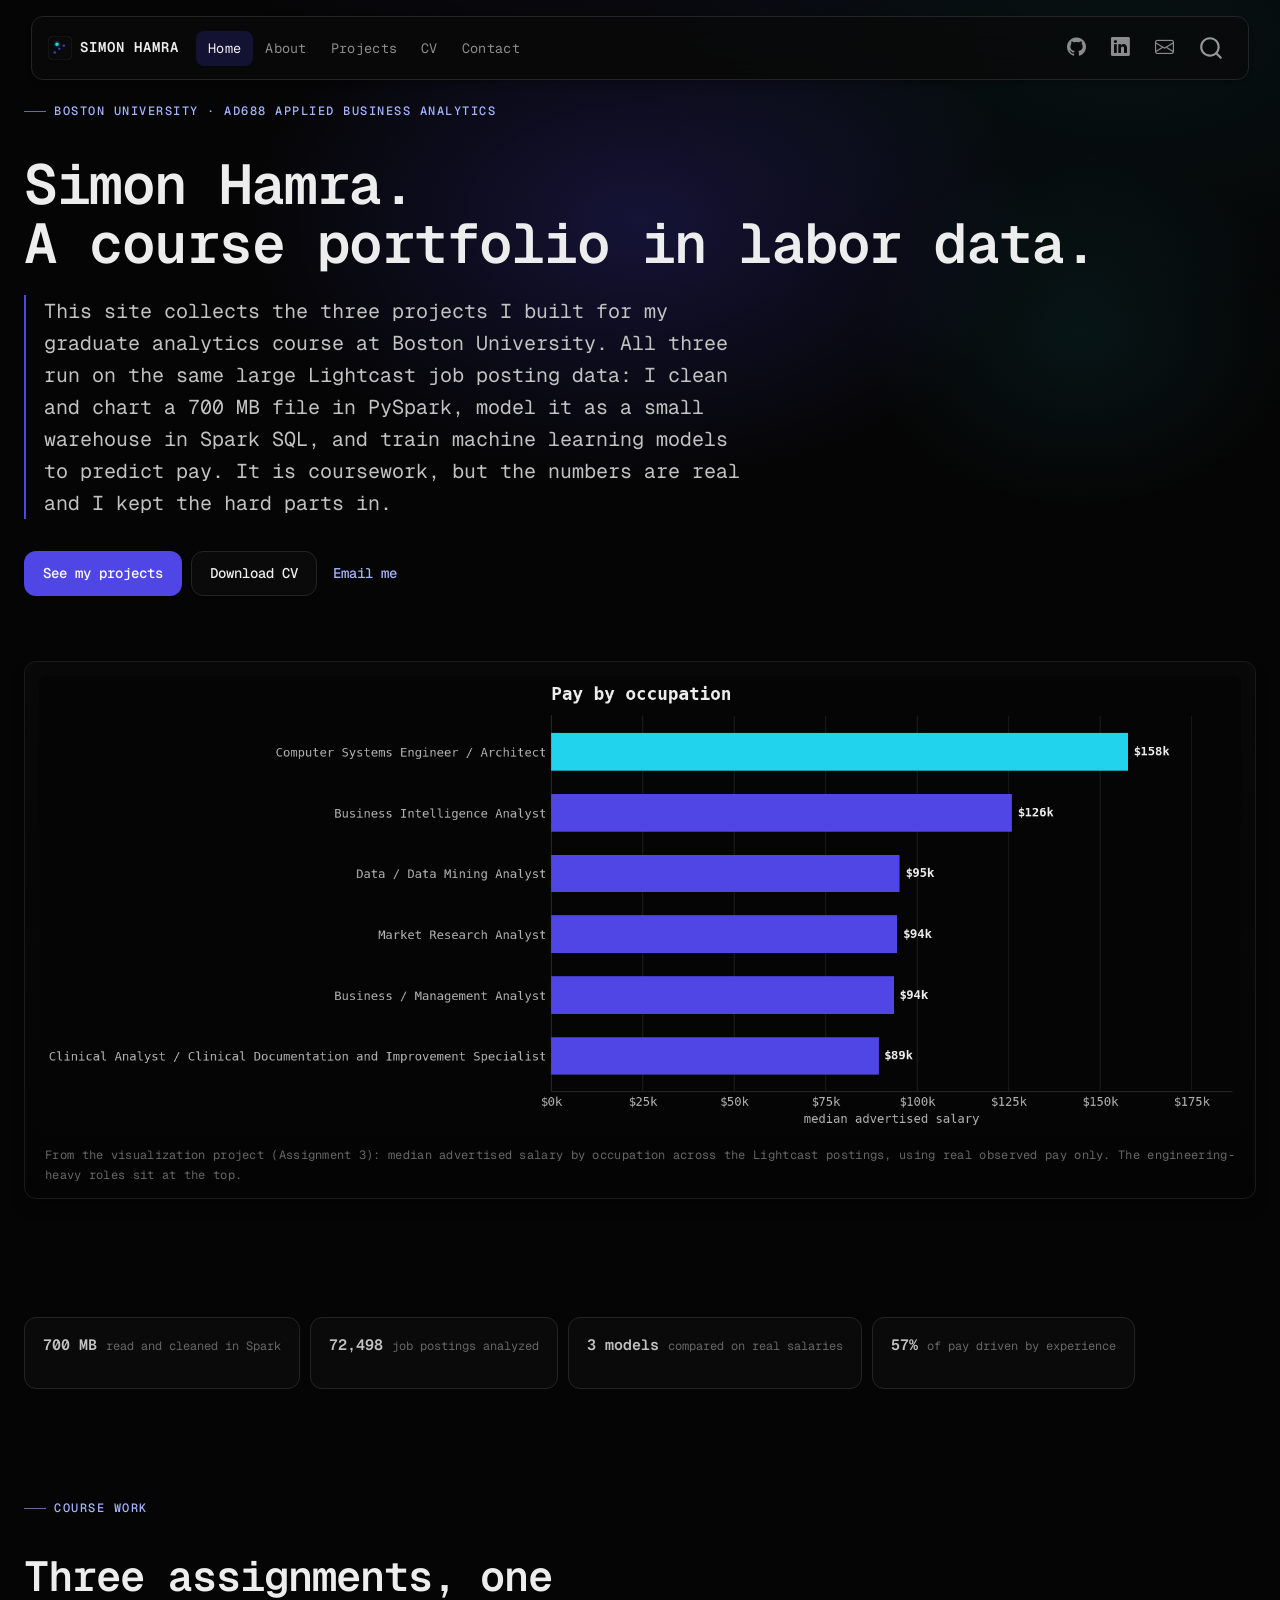
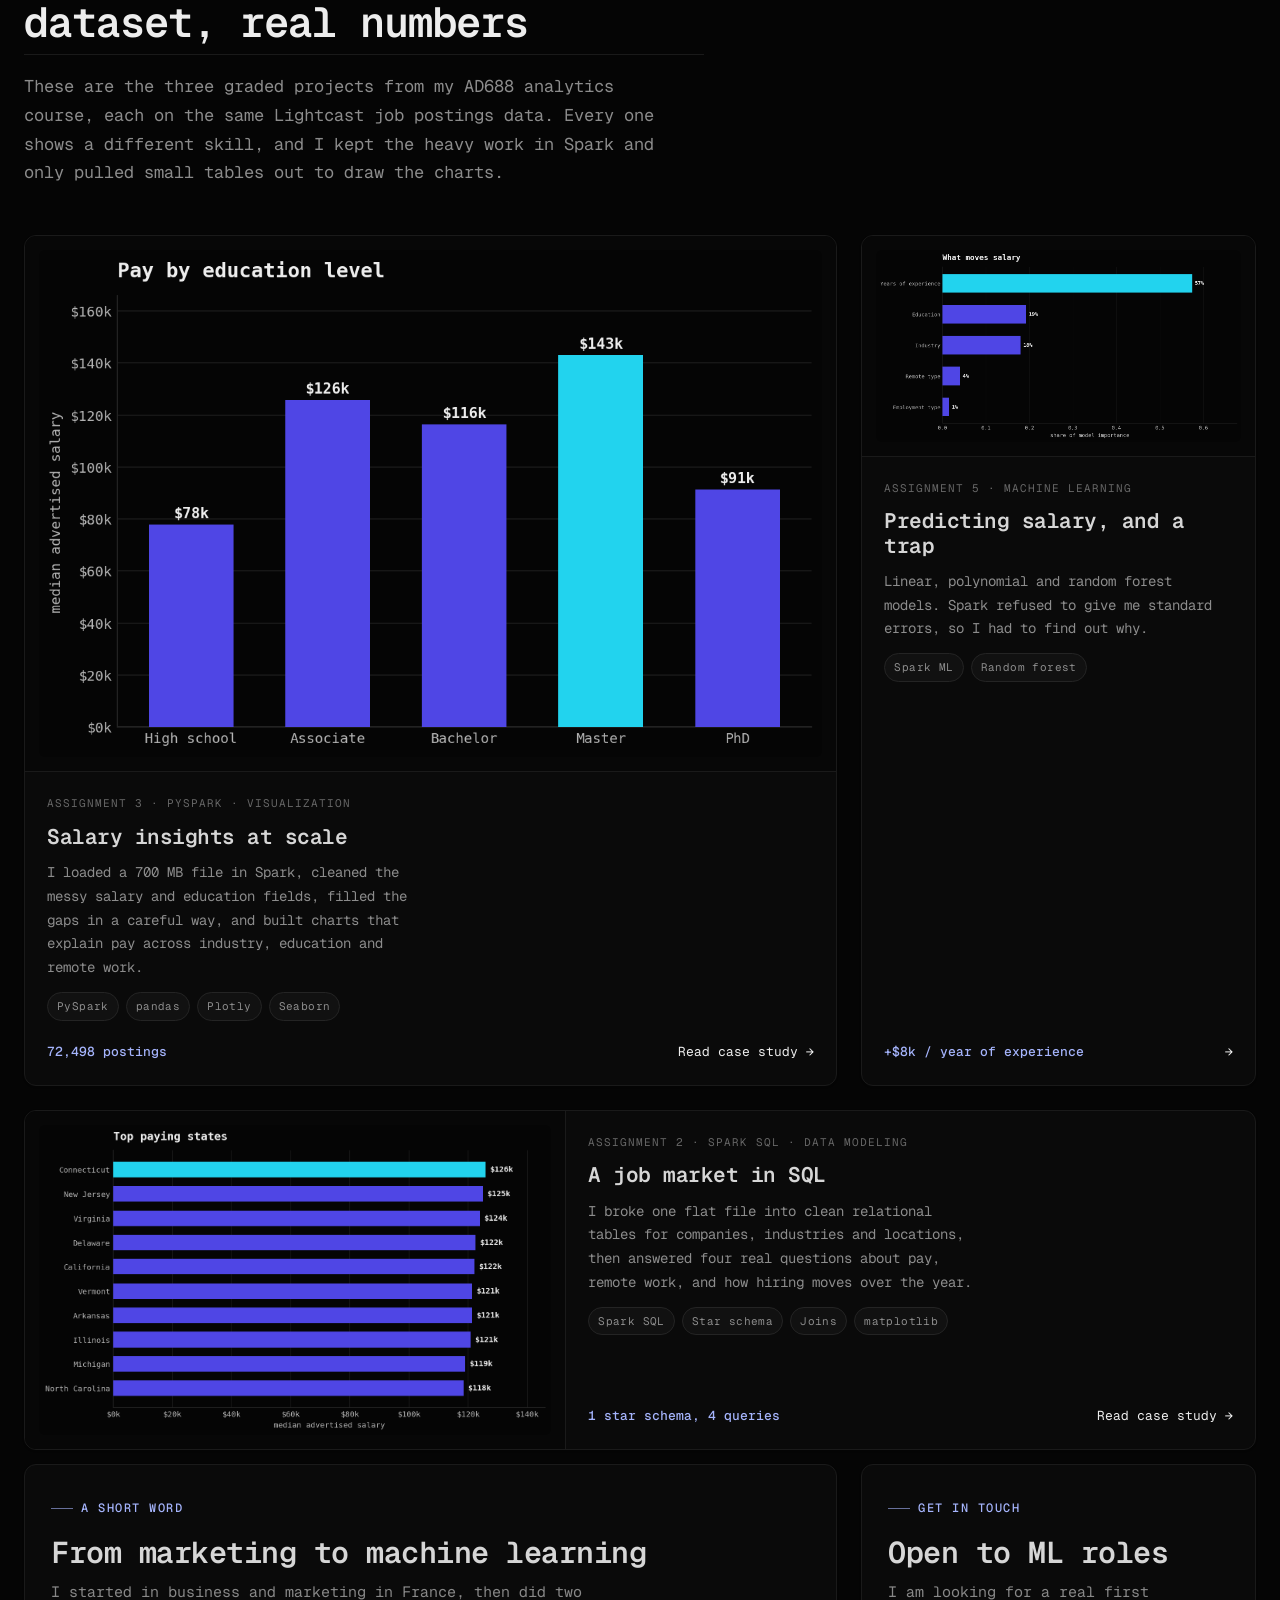
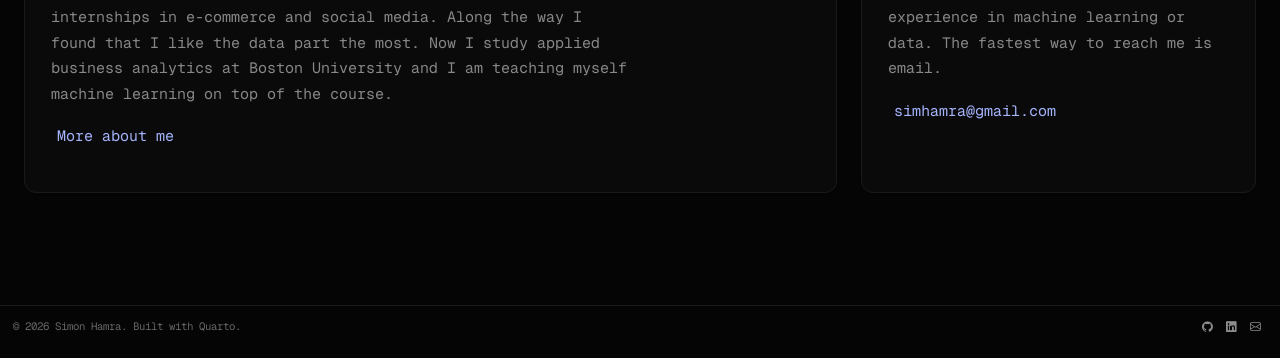
<file: index.html>
<!DOCTYPE html>
<html xmlns="http://www.w3.org/1999/xhtml" lang="en" xml:lang="en"><head>

<meta charset="utf-8">
<meta name="generator" content="quarto-1.9.38">

<meta name="viewport" content="width=device-width, initial-scale=1.0, user-scalable=yes">

<meta name="description" content="Business analytics student at Boston University. I turn large Lightcast job posting data into clear answers about pay, skills and demand, with PySpark and machine learning.">

<title>Simon Hamra · Labor market data with PySpark – Simon Hamra</title>
<style>
/* Default styles provided by pandoc.
** See https://pandoc.org/MANUAL.html#variables-for-html for config info.
*/
code{white-space: pre-wrap;}
span.smallcaps{font-variant: small-caps;}
div.columns{display: flex; gap: min(4vw, 1.5em);}
div.column{flex: auto; overflow-x: auto;}
div.hanging-indent{margin-left: 1.5em; text-indent: -1.5em;}
ul.task-list{list-style: none;}
ul.task-list li input[type="checkbox"] {
  width: 0.8em;
  margin: 0 0.8em 0.2em -1em; /* quarto-specific, see https://github.com/quarto-dev/quarto-cli/issues/4556 */ 
  vertical-align: middle;
}
</style>


<script src="site_libs/quarto-nav/quarto-nav.js"></script>
<script src="site_libs/clipboard/clipboard.min.js"></script>
<script src="site_libs/quarto-search/autocomplete.umd.js"></script>
<script src="site_libs/quarto-search/fuse.min.js"></script>
<script src="site_libs/quarto-search/quarto-search.js"></script>
<meta name="quarto:offset" content="./">
<link href="./assets/favicon.svg" rel="icon" type="image/svg+xml">
<script src="site_libs/quarto-html/quarto.js" type="module"></script>
<script src="site_libs/quarto-html/tabsets/tabsets.js" type="module"></script>
<script src="site_libs/quarto-html/popper.min.js"></script>
<script src="site_libs/quarto-html/tippy.umd.min.js"></script>
<script src="site_libs/quarto-html/anchor.min.js"></script>
<link href="site_libs/quarto-html/tippy.css" rel="stylesheet">
<link href="site_libs/quarto-html/quarto-syntax-highlighting-dark-388b1c9ba0406cb9909c1a3fd5f6a45b.css" rel="stylesheet" id="quarto-text-highlighting-styles">
<script src="site_libs/bootstrap/bootstrap.min.js"></script>
<link href="site_libs/bootstrap/bootstrap-icons.css" rel="stylesheet">
<link href="site_libs/bootstrap/bootstrap-dd446b9ec3dff85010fad10d2bf56424.min.css" rel="stylesheet" append-hash="true" id="quarto-bootstrap" data-mode="dark">
<script id="quarto-search-options" type="application/json">{
  "location": "navbar",
  "copy-button": false,
  "collapse-after": 3,
  "panel-placement": "end",
  "type": "overlay",
  "limit": 50,
  "keyboard-shortcut": [
    "f",
    "/",
    "s"
  ],
  "show-item-context": false,
  "language": {
    "search-no-results-text": "No results",
    "search-matching-documents-text": "matching documents",
    "search-copy-link-title": "Copy link to search",
    "search-hide-matches-text": "Hide additional matches",
    "search-more-match-text": "more match in this document",
    "search-more-matches-text": "more matches in this document",
    "search-clear-button-title": "Clear",
    "search-text-placeholder": "",
    "search-detached-cancel-button-title": "Cancel",
    "search-submit-button-title": "Submit",
    "search-label": "Search"
  }
}</script>
<style>html{ scroll-behavior: smooth; }</style>
<meta name="author" content="Simon Hamra">
<meta property="og:type" content="website">
<link rel="preconnect" href="https://fonts.googleapis.com">
<link rel="preconnect" href="https://fonts.gstatic.com" crossorigin="">
<link rel="stylesheet" href="https://fonts.googleapis.com/css2?family=Geist+Mono:wght@300;400;500;600;700&amp;display=swap">
<meta property="og:title" content="Simon Hamra · Labor market data with PySpark">
<meta property="og:description" content="Business analytics student at Boston University. I turn large Lightcast job posting data into clear answers about pay, skills and demand, with PySpark and machine learning.">


<link rel="stylesheet" href="styles.css">
</head>

<body class="nav-fixed fullcontent quarto-light">

<div id="quarto-search-results"></div>
  <header id="quarto-header" class="headroom fixed-top">
    <nav class="navbar navbar-expand-lg " data-bs-theme="dark">
      <div class="navbar-container container-fluid">
      <div class="navbar-brand-container mx-auto">
    <a href="./index.html" class="navbar-brand navbar-brand-logo">
    <img src="./assets/favicon.svg" alt="" class="navbar-logo light-content">
    <img src="./assets/favicon.svg" alt="" class="navbar-logo dark-content">
    </a>
    <a class="navbar-brand" href="./index.html">
    <span class="navbar-title">SIMON HAMRA</span>
    </a>
  </div>
            <div id="quarto-search" class="" title="Search"></div>
          <button class="navbar-toggler" type="button" data-bs-toggle="collapse" data-bs-target="#navbarCollapse" aria-controls="navbarCollapse" role="menu" aria-expanded="false" aria-label="Toggle navigation" onclick="if (window.quartoToggleHeadroom) { window.quartoToggleHeadroom(); }">
  <span class="navbar-toggler-icon"></span>
</button>
          <div class="collapse navbar-collapse" id="navbarCollapse">
            <ul class="navbar-nav navbar-nav-scroll me-auto">
  <li class="nav-item">
    <a class="nav-link active" href="./index.html" aria-current="page"> 
<span class="menu-text">Home</span></a>
  </li>  
  <li class="nav-item">
    <a class="nav-link" href="./about.html"> 
<span class="menu-text">About</span></a>
  </li>  
  <li class="nav-item">
    <a class="nav-link" href="./projects.html"> 
<span class="menu-text">Projects</span></a>
  </li>  
  <li class="nav-item">
    <a class="nav-link" href="./cv.html"> 
<span class="menu-text">CV</span></a>
  </li>  
  <li class="nav-item">
    <a class="nav-link" href="./contact.html"> 
<span class="menu-text">Contact</span></a>
  </li>  
</ul>
            <ul class="navbar-nav navbar-nav-scroll ms-auto">
  <li class="nav-item compact">
    <a class="nav-link" href="https://github.com/simonhamra"> <i class="bi bi-github" role="img" aria-label="GitHub">
</i> 
<span class="menu-text"></span></a>
  </li>  
  <li class="nav-item compact">
    <a class="nav-link" href="https://www.linkedin.com/in/simonhamra"> <i class="bi bi-linkedin" role="img" aria-label="LinkedIn">
</i> 
<span class="menu-text"></span></a>
  </li>  
  <li class="nav-item compact">
    <a class="nav-link" href="mailto:simhamra@gmail.com"> <i class="bi bi-envelope" role="img" aria-label="Email">
</i> 
<span class="menu-text"></span></a>
  </li>  
</ul>
          </div> <!-- /navcollapse -->
            <div class="quarto-navbar-tools">
</div>
      </div> <!-- /container-fluid -->
    </nav>
</header>
<!-- content -->
<div id="quarto-content" class="quarto-container page-layout-custom page-navbar">
<!-- sidebar -->
<!-- margin-sidebar -->
<!-- main -->




<div class="hero">
<div class="hero__glow">

</div>
<div class="wrap">
<p><span class="eyebrow reveal">Boston University · AD688 Applied Business Analytics</span></p>
<section id="simon-hamra.-a-course-portfolio-in-labor-data." class="level1">
<h1><span class="reveal d1">Simon Hamra.</span><br><span class="reveal d2">A course portfolio</span> <span class="accent reveal d2">in labor data.</span></h1>
<div class="hero__thesis reveal d3">
<p>This site collects the three projects I built for my graduate analytics course at Boston University. All three run on the same large Lightcast job posting data: I clean and chart a 700 MB file in PySpark, model it as a small warehouse in Spark SQL, and train machine learning models to predict pay. It is coursework, but the numbers are real and I kept the hard parts in.</p>
</div>
<div class="btn-row reveal d4">
<p><a href="./projects.html" class="btn btn--brand">See my projects</a> <a href="assets/cv/Simon-Hamra-CV.pdf" class="btn btn--ghost">Download CV</a> <a href="mailto:simhamra@gmail.com" class="btn btn--link">Email me</a></p>
</div>
<div class="hero__viz reveal d5">
<img src="assets/charts/pay_by_occupation.png" class="img-fluid">
<figcaption>
From the visualization project (Assignment 3): median advertised salary by occupation across the Lightcast postings, using real observed pay only. The engineering-heavy roles sit at the top.
</figcaption>
</div>
</section>
</div>
</div>
<section class="section--tight">
<div class="wrap">
<div class="chips">
<div class="chip">
<p><strong>700 MB</strong> <span>read and cleaned in Spark</span></p>
</div>
<div class="chip">
<p><strong>72,498</strong> <span>job postings analyzed</span></p>
</div>
<div class="chip">
<p><strong>3 models</strong> <span>compared on real salaries</span></p>
</div>
<div class="chip">
<p><strong>57%</strong> <span>of pay driven by experience</span></p>
</div>
</div>
</div>
</section>
<section>
<div class="wrap">
<div class="section__head">
<p><span class="eyebrow">Course work</span></p>
<section id="three-assignments-one-dataset-real-numbers" class="level2">
<h2 data-anchor-id="three-assignments-one-dataset-real-numbers">Three assignments, one dataset, real numbers</h2>
<p>These are the three graded projects from my AD688 analytics course, each on the same Lightcast job postings data. Every one shows a different skill, and I kept the heavy work in Spark and only pulled small tables out to draw the charts.</p>
</section>
</div>
<div class="bento">
<div class="pcard col-4">
<a class="pcard__link" href="./projects.html#a03">Salary insights at scale</a>
<div class="pcard__media">
<img src="assets/charts/pay_by_education.png" alt="Median salary by education level">
</div>
<div class="pcard__body">
<span class="pcard__meta">Assignment 3 · PySpark · Visualization</span>
<h3>
Salary insights at scale
</h3>
<p>
I loaded a 700 MB file in Spark, cleaned the messy salary and education fields, filled the gaps in a careful way, and built charts that explain pay across industry, education and remote work.
</p>
<div class="tags">
<span class="tag">PySpark</span><span class="tag">pandas</span><span class="tag">Plotly</span><span class="tag">Seaborn</span>
</div>
<div class="pcard__foot">
<span class="pcard__result">72,498 postings</span><span class="pcard__go">Read case study →</span>
</div>
</div>
</div>
<div class="pcard col-2">
<a class="pcard__link" href="./projects.html#a05">Predicting salary, and a trap</a>
<div class="pcard__media">
<img src="assets/charts/salary_drivers.png" alt="What moves salary, feature importance">
</div>
<div class="pcard__body">
<span class="pcard__meta">Assignment 5 · Machine learning</span>
<h3>
Predicting salary, and a trap
</h3>
<p>
Linear, polynomial and random forest models. Spark refused to give me standard errors, so I had to find out why.
</p>
<div class="tags">
<span class="tag">Spark ML</span><span class="tag">Random forest</span>
</div>
<div class="pcard__foot">
<span class="pcard__result">+$8k / year of experience</span><span class="pcard__go">→</span>
</div>
</div>
</div>
<div class="pcard pcard--wide col-6">
<a class="pcard__link" href="./projects.html#a02">A job market in SQL</a>
<div class="pcard__media">
<img src="assets/charts/pay_by_state.png" alt="Top paying states">
</div>
<div class="pcard__body">
<span class="pcard__meta">Assignment 2 · Spark SQL · Data modeling</span>
<h3>
A job market in SQL
</h3>
<p>
I broke one flat file into clean relational tables for companies, industries and locations, then answered four real questions about pay, remote work, and how hiring moves over the year.
</p>
<div class="tags">
<span class="tag">Spark SQL</span><span class="tag">Star schema</span><span class="tag">Joins</span><span class="tag">matplotlib</span>
</div>
<div class="pcard__foot">
<span class="pcard__result">1 star schema, 4 queries</span><span class="pcard__go">Read case study →</span>
</div>
</div>
</div>
</div>
</div>
</section>
<section class="section--tight">
<div class="wrap">
<div class="bento">
<div class="card col-4">
<p><span class="eyebrow">A short word</span></p>
<section id="from-marketing-to-machine-learning" class="level3">
<h3 data-anchor-id="from-marketing-to-machine-learning">From marketing to machine learning</h3>
<p>I started in business and marketing in France, then did two internships in e-commerce and social media. Along the way I found that I like the data part the most. Now I study applied business analytics at Boston University and I am teaching myself machine learning on top of the course.</p>
<p><a href="./about.html" class="btn--link">More about me</a></p>
</section>
</div>
<div class="card col-2">
<p><span class="eyebrow">Get in touch</span></p>
<section id="open-to-ml-roles" class="level3">
<h3 data-anchor-id="open-to-ml-roles">Open to ML roles</h3>
<p>I am looking for a real first experience in machine learning or data. The fastest way to reach me is email.</p>
<p><a href="mailto:simhamra@gmail.com" class="btn--link">simhamra@gmail.com</a></p>
</section>
</div>
</div>
</div>
</section>




<script id="quarto-html-after-body" type="application/javascript">
  window.document.addEventListener("DOMContentLoaded", function (event) {
    const icon = "";
    const anchorJS = new window.AnchorJS();
    anchorJS.options = {
      placement: 'right',
      icon: icon
    };
    anchorJS.add('.anchored');
    const isCodeAnnotation = (el) => {
      for (const clz of el.classList) {
        if (clz.startsWith('code-annotation-')) {                     
          return true;
        }
      }
      return false;
    }
    const onCopySuccess = function(e) {
      // button target
      const button = e.trigger;
      // don't keep focus
      button.blur();
      // flash "checked"
      button.classList.add('code-copy-button-checked');
      var currentTitle = button.getAttribute("title");
      button.setAttribute("title", "Copied!");
      let tooltip;
      if (window.bootstrap) {
        button.setAttribute("data-bs-toggle", "tooltip");
        button.setAttribute("data-bs-placement", "left");
        button.setAttribute("data-bs-title", "Copied!");
        tooltip = new bootstrap.Tooltip(button, 
          { trigger: "manual", 
            customClass: "code-copy-button-tooltip",
            offset: [0, -8]});
        tooltip.show();    
      }
      setTimeout(function() {
        if (tooltip) {
          tooltip.hide();
          button.removeAttribute("data-bs-title");
          button.removeAttribute("data-bs-toggle");
          button.removeAttribute("data-bs-placement");
        }
        button.setAttribute("title", currentTitle);
        button.classList.remove('code-copy-button-checked');
      }, 1000);
      // clear code selection
      e.clearSelection();
    }
    const getTextToCopy = function(trigger) {
      const outerScaffold = trigger.parentElement.cloneNode(true);
      const codeEl = outerScaffold.querySelector('code');
      for (const childEl of codeEl.children) {
        if (isCodeAnnotation(childEl)) {
          childEl.remove();
        }
      }
      return codeEl.innerText;
    }
    const clipboard = new window.ClipboardJS('.code-copy-button:not([data-in-quarto-modal])', {
      text: getTextToCopy
    });
    clipboard.on('success', onCopySuccess);
    if (window.document.getElementById('quarto-embedded-source-code-modal')) {
      const clipboardModal = new window.ClipboardJS('.code-copy-button[data-in-quarto-modal]', {
        text: getTextToCopy,
        container: window.document.getElementById('quarto-embedded-source-code-modal')
      });
      clipboardModal.on('success', onCopySuccess);
    }
      var localhostRegex = new RegExp(/^(?:http|https):\/\/localhost\:?[0-9]*\//);
      var mailtoRegex = new RegExp(/^mailto:/);
        var filterRegex = new RegExp("https:\/\/simonhamra\.github\.io\/AD688-Portfolio-Website\/");
      var isInternal = (href) => {
          return filterRegex.test(href) || localhostRegex.test(href) || mailtoRegex.test(href);
      }
      // Inspect non-navigation links and adorn them if external
     var links = window.document.querySelectorAll('a[href]:not(.nav-link):not(.navbar-brand):not(.toc-action):not(.sidebar-link):not(.sidebar-item-toggle):not(.pagination-link):not(.no-external):not([aria-hidden]):not(.dropdown-item):not(.quarto-navigation-tool):not(.about-link)');
      for (var i=0; i<links.length; i++) {
        const link = links[i];
        if (!isInternal(link.href)) {
          // undo the damage that might have been done by quarto-nav.js in the case of
          // links that we want to consider external
          if (link.dataset.originalHref !== undefined) {
            link.href = link.dataset.originalHref;
          }
        }
      }
    function tippyHover(el, contentFn, onTriggerFn, onUntriggerFn) {
      const config = {
        allowHTML: true,
        maxWidth: 500,
        delay: 100,
        arrow: false,
        appendTo: function(el) {
            return el.parentElement;
        },
        interactive: true,
        interactiveBorder: 10,
        theme: 'quarto',
        placement: 'bottom-start',
      };
      if (contentFn) {
        config.content = contentFn;
      }
      if (onTriggerFn) {
        config.onTrigger = onTriggerFn;
      }
      if (onUntriggerFn) {
        config.onUntrigger = onUntriggerFn;
      }
      window.tippy(el, config); 
    }
    const noterefs = window.document.querySelectorAll('a[role="doc-noteref"]');
    for (var i=0; i<noterefs.length; i++) {
      const ref = noterefs[i];
      tippyHover(ref, function() {
        // use id or data attribute instead here
        let href = ref.getAttribute('data-footnote-href') || ref.getAttribute('href');
        try { href = new URL(href).hash; } catch {}
        const id = href.replace(/^#\/?/, "");
        const note = window.document.getElementById(id);
        if (note) {
          return note.innerHTML;
        } else {
          return "";
        }
      });
    }
    const xrefs = window.document.querySelectorAll('a.quarto-xref');
    const processXRef = (id, note) => {
      // Strip column container classes
      const stripColumnClz = (el) => {
        el.classList.remove("page-full", "page-columns");
        if (el.children) {
          for (const child of el.children) {
            stripColumnClz(child);
          }
        }
      }
      stripColumnClz(note)
      if (id === null || id.startsWith('sec-')) {
        // Special case sections, only their first couple elements
        const container = document.createElement("div");
        if (note.children && note.children.length > 2) {
          container.appendChild(note.children[0].cloneNode(true));
          for (let i = 1; i < note.children.length; i++) {
            const child = note.children[i];
            if (child.tagName === "P" && child.innerText === "") {
              continue;
            } else {
              container.appendChild(child.cloneNode(true));
              break;
            }
          }
          if (window.Quarto?.typesetMath) {
            window.Quarto.typesetMath(container);
          }
          return container.innerHTML
        } else {
          if (window.Quarto?.typesetMath) {
            window.Quarto.typesetMath(note);
          }
          return note.innerHTML;
        }
      } else {
        // Remove any anchor links if they are present
        const anchorLink = note.querySelector('a.anchorjs-link');
        if (anchorLink) {
          anchorLink.remove();
        }
        if (window.Quarto?.typesetMath) {
          window.Quarto.typesetMath(note);
        }
        if (note.classList.contains("callout")) {
          return note.outerHTML;
        } else {
          return note.innerHTML;
        }
      }
    }
    for (var i=0; i<xrefs.length; i++) {
      const xref = xrefs[i];
      tippyHover(xref, undefined, function(instance) {
        instance.disable();
        let url = xref.getAttribute('href');
        let hash = undefined; 
        if (url.startsWith('#')) {
          hash = url;
        } else {
          try { hash = new URL(url).hash; } catch {}
        }
        if (hash) {
          const id = hash.replace(/^#\/?/, "");
          const note = window.document.getElementById(id);
          if (note !== null) {
            try {
              const html = processXRef(id, note.cloneNode(true));
              instance.setContent(html);
            } finally {
              instance.enable();
              instance.show();
            }
          } else {
            // See if we can fetch this
            fetch(url.split('#')[0])
            .then(res => res.text())
            .then(html => {
              const parser = new DOMParser();
              const htmlDoc = parser.parseFromString(html, "text/html");
              const note = htmlDoc.getElementById(id);
              if (note !== null) {
                const html = processXRef(id, note);
                instance.setContent(html);
              } 
            }).finally(() => {
              instance.enable();
              instance.show();
            });
          }
        } else {
          // See if we can fetch a full url (with no hash to target)
          // This is a special case and we should probably do some content thinning / targeting
          fetch(url)
          .then(res => res.text())
          .then(html => {
            const parser = new DOMParser();
            const htmlDoc = parser.parseFromString(html, "text/html");
            const note = htmlDoc.querySelector('main.content');
            if (note !== null) {
              // This should only happen for chapter cross references
              // (since there is no id in the URL)
              // remove the first header
              if (note.children.length > 0 && note.children[0].tagName === "HEADER") {
                note.children[0].remove();
              }
              const html = processXRef(null, note);
              instance.setContent(html);
            } 
          }).finally(() => {
            instance.enable();
            instance.show();
          });
        }
      }, function(instance) {
      });
    }
        let selectedAnnoteEl;
        const selectorForAnnotation = ( cell, annotation) => {
          let cellAttr = 'data-code-cell="' + cell + '"';
          let lineAttr = 'data-code-annotation="' +  annotation + '"';
          const selector = 'span[' + cellAttr + '][' + lineAttr + ']';
          return selector;
        }
        const selectCodeLines = (annoteEl) => {
          const doc = window.document;
          const targetCell = annoteEl.getAttribute("data-target-cell");
          const targetAnnotation = annoteEl.getAttribute("data-target-annotation");
          const annoteSpan = window.document.querySelector(selectorForAnnotation(targetCell, targetAnnotation));
          const lines = annoteSpan.getAttribute("data-code-lines").split(",");
          const lineIds = lines.map((line) => {
            return targetCell + "-" + line;
          })
          let top = null;
          let height = null;
          let parent = null;
          if (lineIds.length > 0) {
              //compute the position of the single el (top and bottom and make a div)
              const el = window.document.getElementById(lineIds[0]);
              top = el.offsetTop;
              height = el.offsetHeight;
              parent = el.parentElement.parentElement;
            if (lineIds.length > 1) {
              const lastEl = window.document.getElementById(lineIds[lineIds.length - 1]);
              const bottom = lastEl.offsetTop + lastEl.offsetHeight;
              height = bottom - top;
            }
            if (top !== null && height !== null && parent !== null) {
              // cook up a div (if necessary) and position it 
              let div = window.document.getElementById("code-annotation-line-highlight");
              if (div === null) {
                div = window.document.createElement("div");
                div.setAttribute("id", "code-annotation-line-highlight");
                div.style.position = 'absolute';
                parent.appendChild(div);
              }
              div.style.top = top - 2 + "px";
              div.style.height = height + 4 + "px";
              div.style.left = 0;
              let gutterDiv = window.document.getElementById("code-annotation-line-highlight-gutter");
              if (gutterDiv === null) {
                gutterDiv = window.document.createElement("div");
                gutterDiv.setAttribute("id", "code-annotation-line-highlight-gutter");
                gutterDiv.style.position = 'absolute';
                const codeCell = window.document.getElementById(targetCell);
                const gutter = codeCell.querySelector('.code-annotation-gutter');
                gutter.appendChild(gutterDiv);
              }
              gutterDiv.style.top = top - 2 + "px";
              gutterDiv.style.height = height + 4 + "px";
            }
            selectedAnnoteEl = annoteEl;
          }
        };
        const unselectCodeLines = () => {
          const elementsIds = ["code-annotation-line-highlight", "code-annotation-line-highlight-gutter"];
          elementsIds.forEach((elId) => {
            const div = window.document.getElementById(elId);
            if (div) {
              div.remove();
            }
          });
          selectedAnnoteEl = undefined;
        };
          // Handle positioning of the toggle
      window.addEventListener(
        "resize",
        throttle(() => {
          elRect = undefined;
          if (selectedAnnoteEl) {
            selectCodeLines(selectedAnnoteEl);
          }
        }, 10)
      );
      function throttle(fn, ms) {
      let throttle = false;
      let timer;
        return (...args) => {
          if(!throttle) { // first call gets through
              fn.apply(this, args);
              throttle = true;
          } else { // all the others get throttled
              if(timer) clearTimeout(timer); // cancel #2
              timer = setTimeout(() => {
                fn.apply(this, args);
                timer = throttle = false;
              }, ms);
          }
        };
      }
        // Attach click handler to the DT
        const annoteDls = window.document.querySelectorAll('dt[data-target-cell]');
        for (const annoteDlNode of annoteDls) {
          annoteDlNode.addEventListener('click', (event) => {
            const clickedEl = event.target;
            if (clickedEl !== selectedAnnoteEl) {
              unselectCodeLines();
              const activeEl = window.document.querySelector('dt[data-target-cell].code-annotation-active');
              if (activeEl) {
                activeEl.classList.remove('code-annotation-active');
              }
              selectCodeLines(clickedEl);
              clickedEl.classList.add('code-annotation-active');
            } else {
              // Unselect the line
              unselectCodeLines();
              clickedEl.classList.remove('code-annotation-active');
            }
          });
        }
    const findCites = (el) => {
      const parentEl = el.parentElement;
      if (parentEl) {
        const cites = parentEl.dataset.cites;
        if (cites) {
          return {
            el,
            cites: cites.split(' ')
          };
        } else {
          return findCites(el.parentElement)
        }
      } else {
        return undefined;
      }
    };
    var bibliorefs = window.document.querySelectorAll('a[role="doc-biblioref"]');
    for (var i=0; i<bibliorefs.length; i++) {
      const ref = bibliorefs[i];
      const citeInfo = findCites(ref);
      if (citeInfo) {
        tippyHover(citeInfo.el, function() {
          var popup = window.document.createElement('div');
          citeInfo.cites.forEach(function(cite) {
            var citeDiv = window.document.createElement('div');
            citeDiv.classList.add('hanging-indent');
            citeDiv.classList.add('csl-entry');
            var biblioDiv = window.document.getElementById('ref-' + cite);
            if (biblioDiv) {
              citeDiv.innerHTML = biblioDiv.innerHTML;
            }
            popup.appendChild(citeDiv);
          });
          return popup.innerHTML;
        });
      }
    }
  });
  </script>
</div> <!-- /content -->
<footer class="footer">
  <div class="nav-footer">
    <div class="nav-footer-left">
<p>© 2026 Simon Hamra. Built with Quarto.</p>
</div>   
    <div class="nav-footer-center">
      &nbsp;
    </div>
    <div class="nav-footer-right">
      <ul class="footer-items list-unstyled">
    <li class="nav-item compact">
    <a class="nav-link" href="https://github.com/simonhamra">
      <i class="bi bi-github" role="img" aria-label="GitHub">
</i> 
    </a>
  </li>  
    <li class="nav-item compact">
    <a class="nav-link" href="https://www.linkedin.com/in/simon-hamra-ab0a1a225/">
      <i class="bi bi-linkedin" role="img" aria-label="LinkedIn">
</i> 
    </a>
  </li>  
    <li class="nav-item compact">
    <a class="nav-link" href="mailto:simhamra@gmail.com">
      <i class="bi bi-envelope" role="img" aria-label="Email">
</i> 
    </a>
  </li>  
</ul>
    </div>
  </div>
</footer>




<script src="site_libs/quarto-html/zenscroll-min.js"></script>
</body></html>
</file>
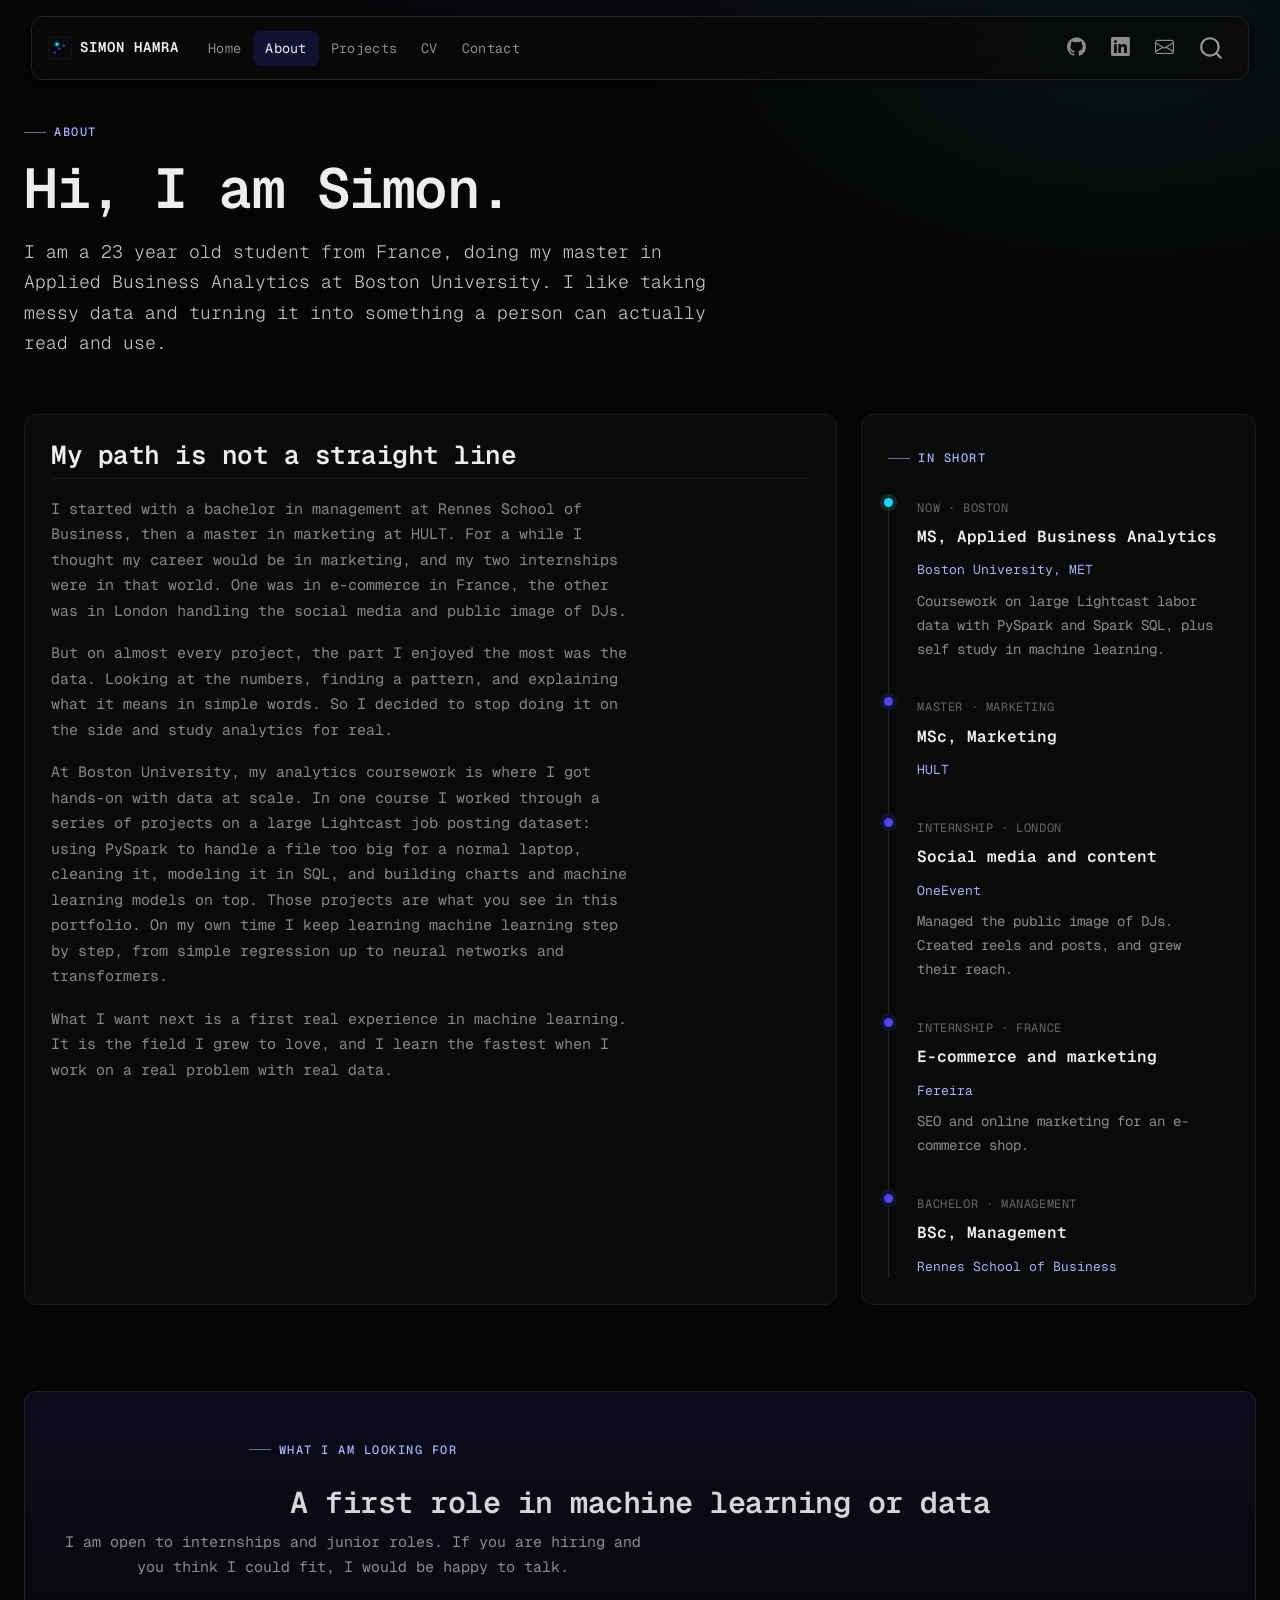
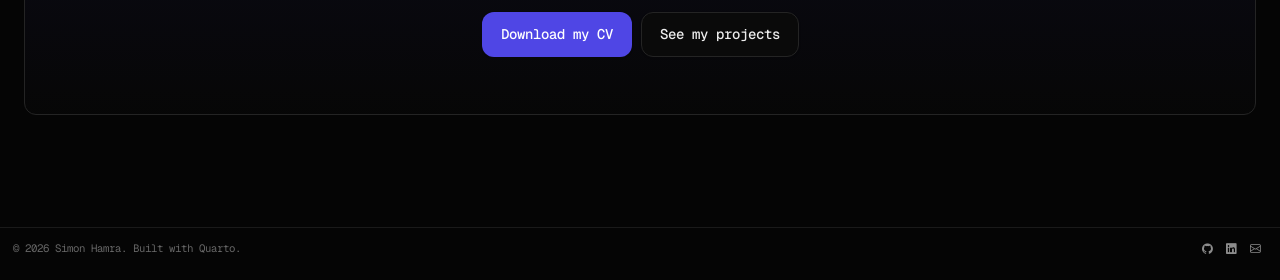
<file: about.html>
<!DOCTYPE html>
<html xmlns="http://www.w3.org/1999/xhtml" lang="en" xml:lang="en"><head>

<meta charset="utf-8">
<meta name="generator" content="quarto-1.9.38">

<meta name="viewport" content="width=device-width, initial-scale=1.0, user-scalable=yes">

<meta name="description" content="Business analytics student at Boston University, moving from a marketing background into machine learning and data.">

<title>About · Simon Hamra – Simon Hamra</title>
<style>
/* Default styles provided by pandoc.
** See https://pandoc.org/MANUAL.html#variables-for-html for config info.
*/
code{white-space: pre-wrap;}
span.smallcaps{font-variant: small-caps;}
div.columns{display: flex; gap: min(4vw, 1.5em);}
div.column{flex: auto; overflow-x: auto;}
div.hanging-indent{margin-left: 1.5em; text-indent: -1.5em;}
ul.task-list{list-style: none;}
ul.task-list li input[type="checkbox"] {
  width: 0.8em;
  margin: 0 0.8em 0.2em -1em; /* quarto-specific, see https://github.com/quarto-dev/quarto-cli/issues/4556 */ 
  vertical-align: middle;
}
</style>


<script src="site_libs/quarto-nav/quarto-nav.js"></script>
<script src="site_libs/clipboard/clipboard.min.js"></script>
<script src="site_libs/quarto-search/autocomplete.umd.js"></script>
<script src="site_libs/quarto-search/fuse.min.js"></script>
<script src="site_libs/quarto-search/quarto-search.js"></script>
<meta name="quarto:offset" content="./">
<link href="./assets/favicon.svg" rel="icon" type="image/svg+xml">
<script src="site_libs/quarto-html/quarto.js" type="module"></script>
<script src="site_libs/quarto-html/tabsets/tabsets.js" type="module"></script>
<script src="site_libs/quarto-html/popper.min.js"></script>
<script src="site_libs/quarto-html/tippy.umd.min.js"></script>
<script src="site_libs/quarto-html/anchor.min.js"></script>
<link href="site_libs/quarto-html/tippy.css" rel="stylesheet">
<link href="site_libs/quarto-html/quarto-syntax-highlighting-dark-388b1c9ba0406cb9909c1a3fd5f6a45b.css" rel="stylesheet" id="quarto-text-highlighting-styles">
<script src="site_libs/bootstrap/bootstrap.min.js"></script>
<link href="site_libs/bootstrap/bootstrap-icons.css" rel="stylesheet">
<link href="site_libs/bootstrap/bootstrap-dd446b9ec3dff85010fad10d2bf56424.min.css" rel="stylesheet" append-hash="true" id="quarto-bootstrap" data-mode="dark">
<script id="quarto-search-options" type="application/json">{
  "location": "navbar",
  "copy-button": false,
  "collapse-after": 3,
  "panel-placement": "end",
  "type": "overlay",
  "limit": 50,
  "keyboard-shortcut": [
    "f",
    "/",
    "s"
  ],
  "show-item-context": false,
  "language": {
    "search-no-results-text": "No results",
    "search-matching-documents-text": "matching documents",
    "search-copy-link-title": "Copy link to search",
    "search-hide-matches-text": "Hide additional matches",
    "search-more-match-text": "more match in this document",
    "search-more-matches-text": "more matches in this document",
    "search-clear-button-title": "Clear",
    "search-text-placeholder": "",
    "search-detached-cancel-button-title": "Cancel",
    "search-submit-button-title": "Submit",
    "search-label": "Search"
  }
}</script>
<style>html{ scroll-behavior: smooth; }</style>
<meta name="author" content="Simon Hamra">
<meta property="og:type" content="website">
<link rel="preconnect" href="https://fonts.googleapis.com">
<link rel="preconnect" href="https://fonts.gstatic.com" crossorigin="">
<link rel="stylesheet" href="https://fonts.googleapis.com/css2?family=Geist+Mono:wght@300;400;500;600;700&amp;display=swap">


<link rel="stylesheet" href="styles.css">
</head>

<body class="nav-fixed fullcontent quarto-light">

<div id="quarto-search-results"></div>
  <header id="quarto-header" class="headroom fixed-top">
    <nav class="navbar navbar-expand-lg " data-bs-theme="dark">
      <div class="navbar-container container-fluid">
      <div class="navbar-brand-container mx-auto">
    <a href="./index.html" class="navbar-brand navbar-brand-logo">
    <img src="./assets/favicon.svg" alt="" class="navbar-logo light-content">
    <img src="./assets/favicon.svg" alt="" class="navbar-logo dark-content">
    </a>
    <a class="navbar-brand" href="./index.html">
    <span class="navbar-title">SIMON HAMRA</span>
    </a>
  </div>
            <div id="quarto-search" class="" title="Search"></div>
          <button class="navbar-toggler" type="button" data-bs-toggle="collapse" data-bs-target="#navbarCollapse" aria-controls="navbarCollapse" role="menu" aria-expanded="false" aria-label="Toggle navigation" onclick="if (window.quartoToggleHeadroom) { window.quartoToggleHeadroom(); }">
  <span class="navbar-toggler-icon"></span>
</button>
          <div class="collapse navbar-collapse" id="navbarCollapse">
            <ul class="navbar-nav navbar-nav-scroll me-auto">
  <li class="nav-item">
    <a class="nav-link" href="./index.html"> 
<span class="menu-text">Home</span></a>
  </li>  
  <li class="nav-item">
    <a class="nav-link active" href="./about.html" aria-current="page"> 
<span class="menu-text">About</span></a>
  </li>  
  <li class="nav-item">
    <a class="nav-link" href="./projects.html"> 
<span class="menu-text">Projects</span></a>
  </li>  
  <li class="nav-item">
    <a class="nav-link" href="./cv.html"> 
<span class="menu-text">CV</span></a>
  </li>  
  <li class="nav-item">
    <a class="nav-link" href="./contact.html"> 
<span class="menu-text">Contact</span></a>
  </li>  
</ul>
            <ul class="navbar-nav navbar-nav-scroll ms-auto">
  <li class="nav-item compact">
    <a class="nav-link" href="https://github.com/simonhamra"> <i class="bi bi-github" role="img" aria-label="GitHub">
</i> 
<span class="menu-text"></span></a>
  </li>  
  <li class="nav-item compact">
    <a class="nav-link" href="https://www.linkedin.com/in/simonhamra"> <i class="bi bi-linkedin" role="img" aria-label="LinkedIn">
</i> 
<span class="menu-text"></span></a>
  </li>  
  <li class="nav-item compact">
    <a class="nav-link" href="mailto:simhamra@gmail.com"> <i class="bi bi-envelope" role="img" aria-label="Email">
</i> 
<span class="menu-text"></span></a>
  </li>  
</ul>
          </div> <!-- /navcollapse -->
            <div class="quarto-navbar-tools">
</div>
      </div> <!-- /container-fluid -->
    </nav>
</header>
<!-- content -->
<div id="quarto-content" class="quarto-container page-layout-custom page-navbar">
<!-- sidebar -->
<!-- margin-sidebar -->
<!-- main -->




<div class="page-intro">
<div class="wrap">
<p><span class="eyebrow">About</span></p>
<section id="hi-i-am-simon." class="level1">
<h1>Hi, I am Simon.</h1>
<div class="lead">
<p>I am a 23 year old student from France, doing my master in Applied Business Analytics at Boston University. I like taking messy data and turning it into something a person can actually read and use.</p>
</div>
</section>
</div>
</div>
<section class="section--tight">
<div class="wrap">
<div class="bento">
<section id="my-path-is-not-a-straight-line" class="level2 card col-4">
<h2 data-anchor-id="my-path-is-not-a-straight-line">My path is not a straight line</h2>
<p>I started with a bachelor in management at Rennes School of Business, then a master in marketing at HULT. For a while I thought my career would be in marketing, and my two internships were in that world. One was in e-commerce in France, the other was in London handling the social media and public image of DJs.</p>
<p>But on almost every project, the part I enjoyed the most was the data. Looking at the numbers, finding a pattern, and explaining what it means in simple words. So I decided to stop doing it on the side and study analytics for real.</p>
<p>At Boston University, my analytics coursework is where I got hands-on with data at scale. In one course I worked through a series of projects on a large Lightcast job posting dataset: using PySpark to handle a file too big for a normal laptop, cleaning it, modeling it in SQL, and building charts and machine learning models on top. Those projects are what you see in this portfolio. On my own time I keep learning machine learning step by step, from simple regression up to neural networks and transformers.</p>
<p>What I want next is a first real experience in machine learning. It is the field I grew to love, and I learn the fastest when I work on a real problem with real data.</p>
</section>
<div class="card col-2">
<p><span class="eyebrow">In short</span></p>
<div class="tl">
<div class="tl__item is-now">
<span class="tl__when">Now · Boston</span>
<div class="tl__what">
MS, Applied Business Analytics
</div>
<p><span class="tl__where">Boston University, MET</span></p>
<p>Coursework on large Lightcast labor data with PySpark and Spark SQL, plus self study in machine learning.</p>
</div>
<div class="tl__item">
<span class="tl__when">Master · marketing</span>
<div class="tl__what">
MSc, Marketing
</div>
<p><span class="tl__where">HULT</span></p>
</div>
<div class="tl__item">
<span class="tl__when">Internship · London</span>
<div class="tl__what">
Social media and content
</div>
<p><span class="tl__where">OneEvent</span></p>
<p>Managed the public image of DJs. Created reels and posts, and grew their reach.</p>
</div>
<div class="tl__item">
<span class="tl__when">Internship · France</span>
<div class="tl__what">
E-commerce and marketing
</div>
<p><span class="tl__where">Fereira</span></p>
<p>SEO and online marketing for an e-commerce shop.</p>
</div>
<div class="tl__item">
<span class="tl__when">Bachelor · management</span>
<div class="tl__what">
BSc, Management
</div>
<p><span class="tl__where">Rennes School of Business</span></p>
</div>
</div>
</div>
</div>
</div>
</section>
<section class="section--tight">
<div class="wrap">
<div class="contact-card">
<p><span class="eyebrow">What I am looking for</span></p>
<section id="a-first-role-in-machine-learning-or-data" class="level3">
<h3 data-anchor-id="a-first-role-in-machine-learning-or-data">A first role in machine learning or data</h3>
<p>I am open to internships and junior roles. If you are hiring and you think I could fit, I would be happy to talk.</p>
<div class="btn-row" style="justify-content:center">
<p><a href="assets/cv/Simon-Hamra-CV.pdf" class="btn btn--brand">Download my CV</a> <a href="./projects.html" class="btn btn--ghost">See my projects</a></p>
</div>
</section>
</div>
</div>
</section>




<script id="quarto-html-after-body" type="application/javascript">
  window.document.addEventListener("DOMContentLoaded", function (event) {
    const icon = "";
    const anchorJS = new window.AnchorJS();
    anchorJS.options = {
      placement: 'right',
      icon: icon
    };
    anchorJS.add('.anchored');
    const isCodeAnnotation = (el) => {
      for (const clz of el.classList) {
        if (clz.startsWith('code-annotation-')) {                     
          return true;
        }
      }
      return false;
    }
    const onCopySuccess = function(e) {
      // button target
      const button = e.trigger;
      // don't keep focus
      button.blur();
      // flash "checked"
      button.classList.add('code-copy-button-checked');
      var currentTitle = button.getAttribute("title");
      button.setAttribute("title", "Copied!");
      let tooltip;
      if (window.bootstrap) {
        button.setAttribute("data-bs-toggle", "tooltip");
        button.setAttribute("data-bs-placement", "left");
        button.setAttribute("data-bs-title", "Copied!");
        tooltip = new bootstrap.Tooltip(button, 
          { trigger: "manual", 
            customClass: "code-copy-button-tooltip",
            offset: [0, -8]});
        tooltip.show();    
      }
      setTimeout(function() {
        if (tooltip) {
          tooltip.hide();
          button.removeAttribute("data-bs-title");
          button.removeAttribute("data-bs-toggle");
          button.removeAttribute("data-bs-placement");
        }
        button.setAttribute("title", currentTitle);
        button.classList.remove('code-copy-button-checked');
      }, 1000);
      // clear code selection
      e.clearSelection();
    }
    const getTextToCopy = function(trigger) {
      const outerScaffold = trigger.parentElement.cloneNode(true);
      const codeEl = outerScaffold.querySelector('code');
      for (const childEl of codeEl.children) {
        if (isCodeAnnotation(childEl)) {
          childEl.remove();
        }
      }
      return codeEl.innerText;
    }
    const clipboard = new window.ClipboardJS('.code-copy-button:not([data-in-quarto-modal])', {
      text: getTextToCopy
    });
    clipboard.on('success', onCopySuccess);
    if (window.document.getElementById('quarto-embedded-source-code-modal')) {
      const clipboardModal = new window.ClipboardJS('.code-copy-button[data-in-quarto-modal]', {
        text: getTextToCopy,
        container: window.document.getElementById('quarto-embedded-source-code-modal')
      });
      clipboardModal.on('success', onCopySuccess);
    }
      var localhostRegex = new RegExp(/^(?:http|https):\/\/localhost\:?[0-9]*\//);
      var mailtoRegex = new RegExp(/^mailto:/);
        var filterRegex = new RegExp("https:\/\/simonhamra\.github\.io\/AD688-Portfolio-Website\/");
      var isInternal = (href) => {
          return filterRegex.test(href) || localhostRegex.test(href) || mailtoRegex.test(href);
      }
      // Inspect non-navigation links and adorn them if external
     var links = window.document.querySelectorAll('a[href]:not(.nav-link):not(.navbar-brand):not(.toc-action):not(.sidebar-link):not(.sidebar-item-toggle):not(.pagination-link):not(.no-external):not([aria-hidden]):not(.dropdown-item):not(.quarto-navigation-tool):not(.about-link)');
      for (var i=0; i<links.length; i++) {
        const link = links[i];
        if (!isInternal(link.href)) {
          // undo the damage that might have been done by quarto-nav.js in the case of
          // links that we want to consider external
          if (link.dataset.originalHref !== undefined) {
            link.href = link.dataset.originalHref;
          }
        }
      }
    function tippyHover(el, contentFn, onTriggerFn, onUntriggerFn) {
      const config = {
        allowHTML: true,
        maxWidth: 500,
        delay: 100,
        arrow: false,
        appendTo: function(el) {
            return el.parentElement;
        },
        interactive: true,
        interactiveBorder: 10,
        theme: 'quarto',
        placement: 'bottom-start',
      };
      if (contentFn) {
        config.content = contentFn;
      }
      if (onTriggerFn) {
        config.onTrigger = onTriggerFn;
      }
      if (onUntriggerFn) {
        config.onUntrigger = onUntriggerFn;
      }
      window.tippy(el, config); 
    }
    const noterefs = window.document.querySelectorAll('a[role="doc-noteref"]');
    for (var i=0; i<noterefs.length; i++) {
      const ref = noterefs[i];
      tippyHover(ref, function() {
        // use id or data attribute instead here
        let href = ref.getAttribute('data-footnote-href') || ref.getAttribute('href');
        try { href = new URL(href).hash; } catch {}
        const id = href.replace(/^#\/?/, "");
        const note = window.document.getElementById(id);
        if (note) {
          return note.innerHTML;
        } else {
          return "";
        }
      });
    }
    const xrefs = window.document.querySelectorAll('a.quarto-xref');
    const processXRef = (id, note) => {
      // Strip column container classes
      const stripColumnClz = (el) => {
        el.classList.remove("page-full", "page-columns");
        if (el.children) {
          for (const child of el.children) {
            stripColumnClz(child);
          }
        }
      }
      stripColumnClz(note)
      if (id === null || id.startsWith('sec-')) {
        // Special case sections, only their first couple elements
        const container = document.createElement("div");
        if (note.children && note.children.length > 2) {
          container.appendChild(note.children[0].cloneNode(true));
          for (let i = 1; i < note.children.length; i++) {
            const child = note.children[i];
            if (child.tagName === "P" && child.innerText === "") {
              continue;
            } else {
              container.appendChild(child.cloneNode(true));
              break;
            }
          }
          if (window.Quarto?.typesetMath) {
            window.Quarto.typesetMath(container);
          }
          return container.innerHTML
        } else {
          if (window.Quarto?.typesetMath) {
            window.Quarto.typesetMath(note);
          }
          return note.innerHTML;
        }
      } else {
        // Remove any anchor links if they are present
        const anchorLink = note.querySelector('a.anchorjs-link');
        if (anchorLink) {
          anchorLink.remove();
        }
        if (window.Quarto?.typesetMath) {
          window.Quarto.typesetMath(note);
        }
        if (note.classList.contains("callout")) {
          return note.outerHTML;
        } else {
          return note.innerHTML;
        }
      }
    }
    for (var i=0; i<xrefs.length; i++) {
      const xref = xrefs[i];
      tippyHover(xref, undefined, function(instance) {
        instance.disable();
        let url = xref.getAttribute('href');
        let hash = undefined; 
        if (url.startsWith('#')) {
          hash = url;
        } else {
          try { hash = new URL(url).hash; } catch {}
        }
        if (hash) {
          const id = hash.replace(/^#\/?/, "");
          const note = window.document.getElementById(id);
          if (note !== null) {
            try {
              const html = processXRef(id, note.cloneNode(true));
              instance.setContent(html);
            } finally {
              instance.enable();
              instance.show();
            }
          } else {
            // See if we can fetch this
            fetch(url.split('#')[0])
            .then(res => res.text())
            .then(html => {
              const parser = new DOMParser();
              const htmlDoc = parser.parseFromString(html, "text/html");
              const note = htmlDoc.getElementById(id);
              if (note !== null) {
                const html = processXRef(id, note);
                instance.setContent(html);
              } 
            }).finally(() => {
              instance.enable();
              instance.show();
            });
          }
        } else {
          // See if we can fetch a full url (with no hash to target)
          // This is a special case and we should probably do some content thinning / targeting
          fetch(url)
          .then(res => res.text())
          .then(html => {
            const parser = new DOMParser();
            const htmlDoc = parser.parseFromString(html, "text/html");
            const note = htmlDoc.querySelector('main.content');
            if (note !== null) {
              // This should only happen for chapter cross references
              // (since there is no id in the URL)
              // remove the first header
              if (note.children.length > 0 && note.children[0].tagName === "HEADER") {
                note.children[0].remove();
              }
              const html = processXRef(null, note);
              instance.setContent(html);
            } 
          }).finally(() => {
            instance.enable();
            instance.show();
          });
        }
      }, function(instance) {
      });
    }
        let selectedAnnoteEl;
        const selectorForAnnotation = ( cell, annotation) => {
          let cellAttr = 'data-code-cell="' + cell + '"';
          let lineAttr = 'data-code-annotation="' +  annotation + '"';
          const selector = 'span[' + cellAttr + '][' + lineAttr + ']';
          return selector;
        }
        const selectCodeLines = (annoteEl) => {
          const doc = window.document;
          const targetCell = annoteEl.getAttribute("data-target-cell");
          const targetAnnotation = annoteEl.getAttribute("data-target-annotation");
          const annoteSpan = window.document.querySelector(selectorForAnnotation(targetCell, targetAnnotation));
          const lines = annoteSpan.getAttribute("data-code-lines").split(",");
          const lineIds = lines.map((line) => {
            return targetCell + "-" + line;
          })
          let top = null;
          let height = null;
          let parent = null;
          if (lineIds.length > 0) {
              //compute the position of the single el (top and bottom and make a div)
              const el = window.document.getElementById(lineIds[0]);
              top = el.offsetTop;
              height = el.offsetHeight;
              parent = el.parentElement.parentElement;
            if (lineIds.length > 1) {
              const lastEl = window.document.getElementById(lineIds[lineIds.length - 1]);
              const bottom = lastEl.offsetTop + lastEl.offsetHeight;
              height = bottom - top;
            }
            if (top !== null && height !== null && parent !== null) {
              // cook up a div (if necessary) and position it 
              let div = window.document.getElementById("code-annotation-line-highlight");
              if (div === null) {
                div = window.document.createElement("div");
                div.setAttribute("id", "code-annotation-line-highlight");
                div.style.position = 'absolute';
                parent.appendChild(div);
              }
              div.style.top = top - 2 + "px";
              div.style.height = height + 4 + "px";
              div.style.left = 0;
              let gutterDiv = window.document.getElementById("code-annotation-line-highlight-gutter");
              if (gutterDiv === null) {
                gutterDiv = window.document.createElement("div");
                gutterDiv.setAttribute("id", "code-annotation-line-highlight-gutter");
                gutterDiv.style.position = 'absolute';
                const codeCell = window.document.getElementById(targetCell);
                const gutter = codeCell.querySelector('.code-annotation-gutter');
                gutter.appendChild(gutterDiv);
              }
              gutterDiv.style.top = top - 2 + "px";
              gutterDiv.style.height = height + 4 + "px";
            }
            selectedAnnoteEl = annoteEl;
          }
        };
        const unselectCodeLines = () => {
          const elementsIds = ["code-annotation-line-highlight", "code-annotation-line-highlight-gutter"];
          elementsIds.forEach((elId) => {
            const div = window.document.getElementById(elId);
            if (div) {
              div.remove();
            }
          });
          selectedAnnoteEl = undefined;
        };
          // Handle positioning of the toggle
      window.addEventListener(
        "resize",
        throttle(() => {
          elRect = undefined;
          if (selectedAnnoteEl) {
            selectCodeLines(selectedAnnoteEl);
          }
        }, 10)
      );
      function throttle(fn, ms) {
      let throttle = false;
      let timer;
        return (...args) => {
          if(!throttle) { // first call gets through
              fn.apply(this, args);
              throttle = true;
          } else { // all the others get throttled
              if(timer) clearTimeout(timer); // cancel #2
              timer = setTimeout(() => {
                fn.apply(this, args);
                timer = throttle = false;
              }, ms);
          }
        };
      }
        // Attach click handler to the DT
        const annoteDls = window.document.querySelectorAll('dt[data-target-cell]');
        for (const annoteDlNode of annoteDls) {
          annoteDlNode.addEventListener('click', (event) => {
            const clickedEl = event.target;
            if (clickedEl !== selectedAnnoteEl) {
              unselectCodeLines();
              const activeEl = window.document.querySelector('dt[data-target-cell].code-annotation-active');
              if (activeEl) {
                activeEl.classList.remove('code-annotation-active');
              }
              selectCodeLines(clickedEl);
              clickedEl.classList.add('code-annotation-active');
            } else {
              // Unselect the line
              unselectCodeLines();
              clickedEl.classList.remove('code-annotation-active');
            }
          });
        }
    const findCites = (el) => {
      const parentEl = el.parentElement;
      if (parentEl) {
        const cites = parentEl.dataset.cites;
        if (cites) {
          return {
            el,
            cites: cites.split(' ')
          };
        } else {
          return findCites(el.parentElement)
        }
      } else {
        return undefined;
      }
    };
    var bibliorefs = window.document.querySelectorAll('a[role="doc-biblioref"]');
    for (var i=0; i<bibliorefs.length; i++) {
      const ref = bibliorefs[i];
      const citeInfo = findCites(ref);
      if (citeInfo) {
        tippyHover(citeInfo.el, function() {
          var popup = window.document.createElement('div');
          citeInfo.cites.forEach(function(cite) {
            var citeDiv = window.document.createElement('div');
            citeDiv.classList.add('hanging-indent');
            citeDiv.classList.add('csl-entry');
            var biblioDiv = window.document.getElementById('ref-' + cite);
            if (biblioDiv) {
              citeDiv.innerHTML = biblioDiv.innerHTML;
            }
            popup.appendChild(citeDiv);
          });
          return popup.innerHTML;
        });
      }
    }
  });
  </script>
</div> <!-- /content -->
<footer class="footer">
  <div class="nav-footer">
    <div class="nav-footer-left">
<p>© 2026 Simon Hamra. Built with Quarto.</p>
</div>   
    <div class="nav-footer-center">
      &nbsp;
    </div>
    <div class="nav-footer-right">
      <ul class="footer-items list-unstyled">
    <li class="nav-item compact">
    <a class="nav-link" href="https://github.com/simonhamra">
      <i class="bi bi-github" role="img" aria-label="GitHub">
</i> 
    </a>
  </li>  
    <li class="nav-item compact">
    <a class="nav-link" href="https://www.linkedin.com/in/simon-hamra-ab0a1a225/">
      <i class="bi bi-linkedin" role="img" aria-label="LinkedIn">
</i> 
    </a>
  </li>  
    <li class="nav-item compact">
    <a class="nav-link" href="mailto:simhamra@gmail.com">
      <i class="bi bi-envelope" role="img" aria-label="Email">
</i> 
    </a>
  </li>  
</ul>
    </div>
  </div>
</footer>




<script src="site_libs/quarto-html/zenscroll-min.js"></script>
</body></html>
</file>
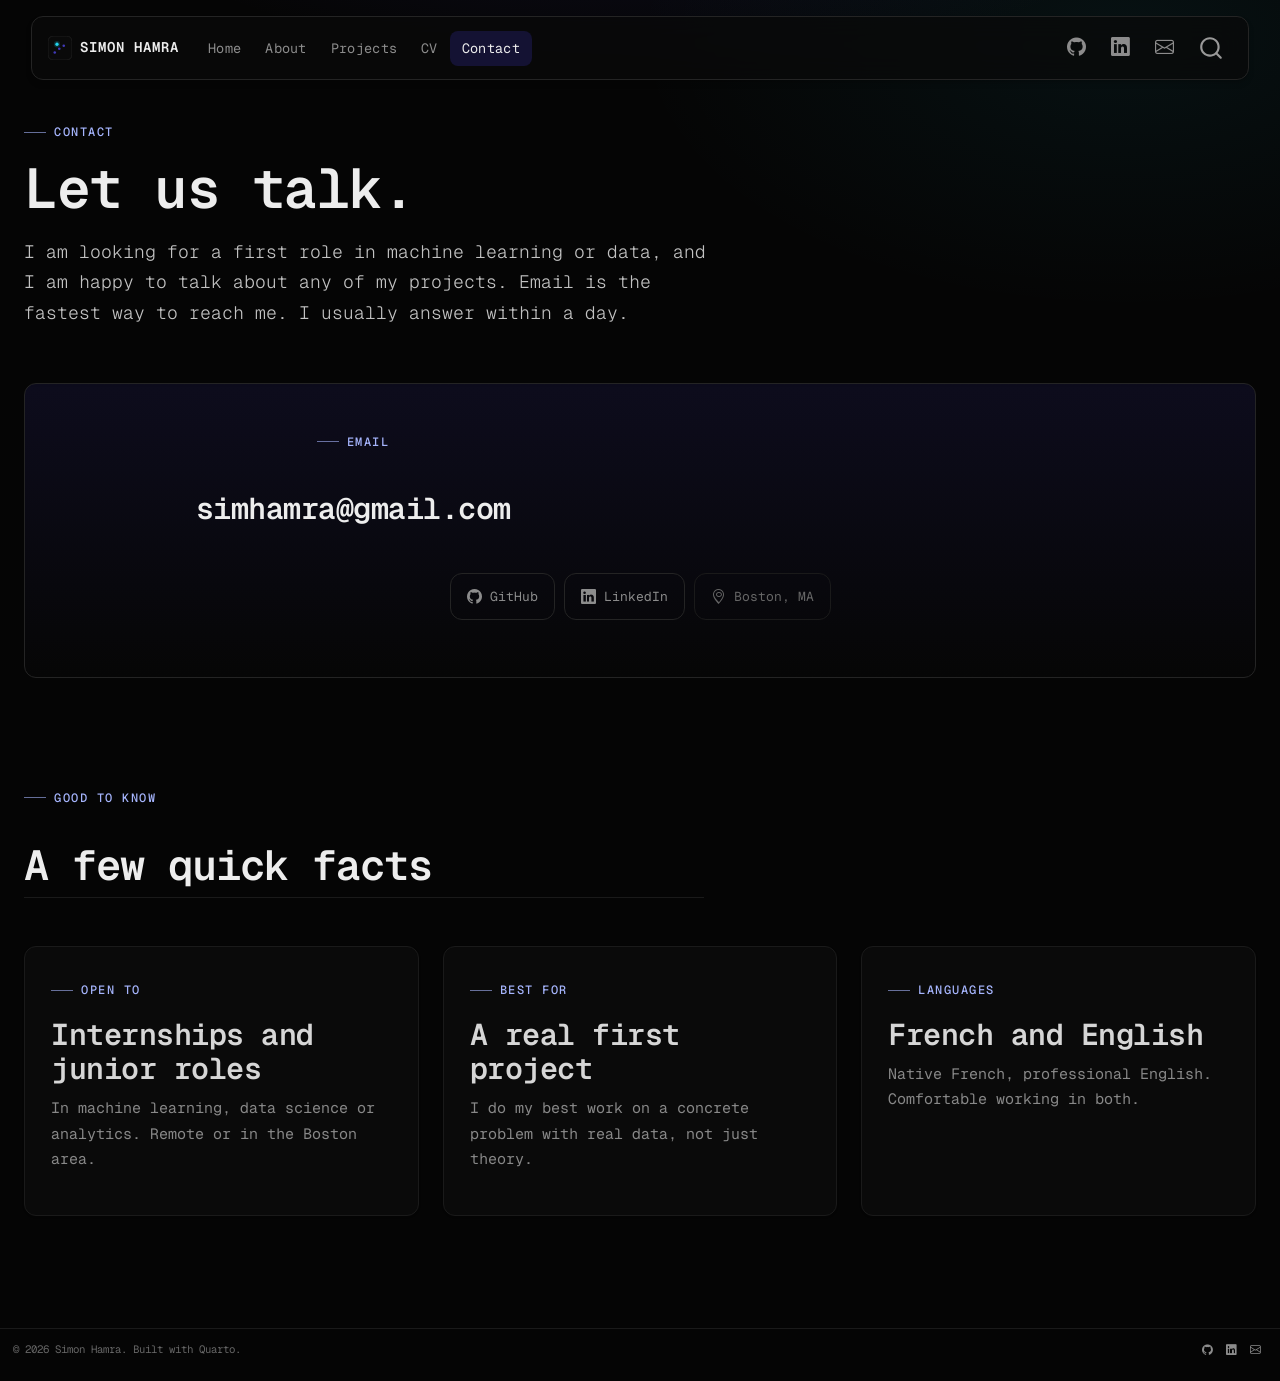
<file: contact.html>
<!DOCTYPE html>
<html xmlns="http://www.w3.org/1999/xhtml" lang="en" xml:lang="en"><head>

<meta charset="utf-8">
<meta name="generator" content="quarto-1.9.38">

<meta name="viewport" content="width=device-width, initial-scale=1.0, user-scalable=yes">

<meta name="description" content="Get in touch with Simon Hamra. Email, GitHub and LinkedIn.">

<title>Contact · Simon Hamra – Simon Hamra</title>
<style>
/* Default styles provided by pandoc.
** See https://pandoc.org/MANUAL.html#variables-for-html for config info.
*/
code{white-space: pre-wrap;}
span.smallcaps{font-variant: small-caps;}
div.columns{display: flex; gap: min(4vw, 1.5em);}
div.column{flex: auto; overflow-x: auto;}
div.hanging-indent{margin-left: 1.5em; text-indent: -1.5em;}
ul.task-list{list-style: none;}
ul.task-list li input[type="checkbox"] {
  width: 0.8em;
  margin: 0 0.8em 0.2em -1em; /* quarto-specific, see https://github.com/quarto-dev/quarto-cli/issues/4556 */ 
  vertical-align: middle;
}
</style>


<script src="site_libs/quarto-nav/quarto-nav.js"></script>
<script src="site_libs/clipboard/clipboard.min.js"></script>
<script src="site_libs/quarto-search/autocomplete.umd.js"></script>
<script src="site_libs/quarto-search/fuse.min.js"></script>
<script src="site_libs/quarto-search/quarto-search.js"></script>
<meta name="quarto:offset" content="./">
<link href="./assets/favicon.svg" rel="icon" type="image/svg+xml">
<script src="site_libs/quarto-html/quarto.js" type="module"></script>
<script src="site_libs/quarto-html/tabsets/tabsets.js" type="module"></script>
<script src="site_libs/quarto-html/popper.min.js"></script>
<script src="site_libs/quarto-html/tippy.umd.min.js"></script>
<script src="site_libs/quarto-html/anchor.min.js"></script>
<link href="site_libs/quarto-html/tippy.css" rel="stylesheet">
<link href="site_libs/quarto-html/quarto-syntax-highlighting-dark-388b1c9ba0406cb9909c1a3fd5f6a45b.css" rel="stylesheet" id="quarto-text-highlighting-styles">
<script src="site_libs/bootstrap/bootstrap.min.js"></script>
<link href="site_libs/bootstrap/bootstrap-icons.css" rel="stylesheet">
<link href="site_libs/bootstrap/bootstrap-dd446b9ec3dff85010fad10d2bf56424.min.css" rel="stylesheet" append-hash="true" id="quarto-bootstrap" data-mode="dark">
<script id="quarto-search-options" type="application/json">{
  "location": "navbar",
  "copy-button": false,
  "collapse-after": 3,
  "panel-placement": "end",
  "type": "overlay",
  "limit": 50,
  "keyboard-shortcut": [
    "f",
    "/",
    "s"
  ],
  "show-item-context": false,
  "language": {
    "search-no-results-text": "No results",
    "search-matching-documents-text": "matching documents",
    "search-copy-link-title": "Copy link to search",
    "search-hide-matches-text": "Hide additional matches",
    "search-more-match-text": "more match in this document",
    "search-more-matches-text": "more matches in this document",
    "search-clear-button-title": "Clear",
    "search-text-placeholder": "",
    "search-detached-cancel-button-title": "Cancel",
    "search-submit-button-title": "Submit",
    "search-label": "Search"
  }
}</script>
<style>html{ scroll-behavior: smooth; }</style>
<meta name="author" content="Simon Hamra">
<meta property="og:type" content="website">
<link rel="preconnect" href="https://fonts.googleapis.com">
<link rel="preconnect" href="https://fonts.gstatic.com" crossorigin="">
<link rel="stylesheet" href="https://fonts.googleapis.com/css2?family=Geist+Mono:wght@300;400;500;600;700&amp;display=swap">


<link rel="stylesheet" href="styles.css">
</head>

<body class="nav-fixed fullcontent quarto-light">

<div id="quarto-search-results"></div>
  <header id="quarto-header" class="headroom fixed-top">
    <nav class="navbar navbar-expand-lg " data-bs-theme="dark">
      <div class="navbar-container container-fluid">
      <div class="navbar-brand-container mx-auto">
    <a href="./index.html" class="navbar-brand navbar-brand-logo">
    <img src="./assets/favicon.svg" alt="" class="navbar-logo light-content">
    <img src="./assets/favicon.svg" alt="" class="navbar-logo dark-content">
    </a>
    <a class="navbar-brand" href="./index.html">
    <span class="navbar-title">SIMON HAMRA</span>
    </a>
  </div>
            <div id="quarto-search" class="" title="Search"></div>
          <button class="navbar-toggler" type="button" data-bs-toggle="collapse" data-bs-target="#navbarCollapse" aria-controls="navbarCollapse" role="menu" aria-expanded="false" aria-label="Toggle navigation" onclick="if (window.quartoToggleHeadroom) { window.quartoToggleHeadroom(); }">
  <span class="navbar-toggler-icon"></span>
</button>
          <div class="collapse navbar-collapse" id="navbarCollapse">
            <ul class="navbar-nav navbar-nav-scroll me-auto">
  <li class="nav-item">
    <a class="nav-link" href="./index.html"> 
<span class="menu-text">Home</span></a>
  </li>  
  <li class="nav-item">
    <a class="nav-link" href="./about.html"> 
<span class="menu-text">About</span></a>
  </li>  
  <li class="nav-item">
    <a class="nav-link" href="./projects.html"> 
<span class="menu-text">Projects</span></a>
  </li>  
  <li class="nav-item">
    <a class="nav-link" href="./cv.html"> 
<span class="menu-text">CV</span></a>
  </li>  
  <li class="nav-item">
    <a class="nav-link active" href="./contact.html" aria-current="page"> 
<span class="menu-text">Contact</span></a>
  </li>  
</ul>
            <ul class="navbar-nav navbar-nav-scroll ms-auto">
  <li class="nav-item compact">
    <a class="nav-link" href="https://github.com/simonhamra"> <i class="bi bi-github" role="img" aria-label="GitHub">
</i> 
<span class="menu-text"></span></a>
  </li>  
  <li class="nav-item compact">
    <a class="nav-link" href="https://www.linkedin.com/in/simonhamra"> <i class="bi bi-linkedin" role="img" aria-label="LinkedIn">
</i> 
<span class="menu-text"></span></a>
  </li>  
  <li class="nav-item compact">
    <a class="nav-link" href="mailto:simhamra@gmail.com"> <i class="bi bi-envelope" role="img" aria-label="Email">
</i> 
<span class="menu-text"></span></a>
  </li>  
</ul>
          </div> <!-- /navcollapse -->
            <div class="quarto-navbar-tools">
</div>
      </div> <!-- /container-fluid -->
    </nav>
</header>
<!-- content -->
<div id="quarto-content" class="quarto-container page-layout-custom page-navbar">
<!-- sidebar -->
<!-- margin-sidebar -->
<!-- main -->




<div class="page-intro">
<div class="wrap">
<p><span class="eyebrow">Contact</span></p>
<section id="let-us-talk." class="level1">
<h1>Let us talk.</h1>
<div class="lead">
<p>I am looking for a first role in machine learning or data, and I am happy to talk about any of my projects. Email is the fastest way to reach me. I usually answer within a day.</p>
</div>
</section>
</div>
</div>
<section class="section--tight">
<div class="wrap">
<div class="contact-card">
<p><span class="eyebrow">Email</span></p>
<p><a href="mailto:simhamra@gmail.com" class="big-mail">simhamra@gmail.com</a></p>
<div class="iconrow">
<p><a href="https://github.com/simonhamra"><i class="bi bi-github"></i> GitHub</a> <a href="https://www.linkedin.com/in/simonhamra"><i class="bi bi-linkedin"></i> LinkedIn</a> <span class="loc"><i class="bi bi-geo-alt"></i> Boston, MA</span></p>
</div>
</div>
</div>
</section>
<section class="section--tight">
<div class="wrap">
<div class="section__head">
<p><span class="eyebrow">Good to know</span></p>
<section id="a-few-quick-facts" class="level2">
<h2 data-anchor-id="a-few-quick-facts">A few quick facts</h2>
</section>
</div>
<div class="bento">
<div class="card col-2">
<p><span class="eyebrow">Open to</span></p>
<section id="internships-and-junior-roles" class="level3">
<h3 data-anchor-id="internships-and-junior-roles">Internships and junior roles</h3>
<p>In machine learning, data science or analytics. Remote or in the Boston area.</p>
</section>
</div>
<div class="card col-2">
<p><span class="eyebrow">Best for</span></p>
<section id="a-real-first-project" class="level3">
<h3 data-anchor-id="a-real-first-project">A real first project</h3>
<p>I do my best work on a concrete problem with real data, not just theory.</p>
</section>
</div>
<div class="card col-2">
<p><span class="eyebrow">Languages</span></p>
<section id="french-and-english" class="level3">
<h3 data-anchor-id="french-and-english">French and English</h3>
<p>Native French, professional English. Comfortable working in both.</p>
</section>
</div>
</div>
</div>
</section>




<script id="quarto-html-after-body" type="application/javascript">
  window.document.addEventListener("DOMContentLoaded", function (event) {
    const icon = "";
    const anchorJS = new window.AnchorJS();
    anchorJS.options = {
      placement: 'right',
      icon: icon
    };
    anchorJS.add('.anchored');
    const isCodeAnnotation = (el) => {
      for (const clz of el.classList) {
        if (clz.startsWith('code-annotation-')) {                     
          return true;
        }
      }
      return false;
    }
    const onCopySuccess = function(e) {
      // button target
      const button = e.trigger;
      // don't keep focus
      button.blur();
      // flash "checked"
      button.classList.add('code-copy-button-checked');
      var currentTitle = button.getAttribute("title");
      button.setAttribute("title", "Copied!");
      let tooltip;
      if (window.bootstrap) {
        button.setAttribute("data-bs-toggle", "tooltip");
        button.setAttribute("data-bs-placement", "left");
        button.setAttribute("data-bs-title", "Copied!");
        tooltip = new bootstrap.Tooltip(button, 
          { trigger: "manual", 
            customClass: "code-copy-button-tooltip",
            offset: [0, -8]});
        tooltip.show();    
      }
      setTimeout(function() {
        if (tooltip) {
          tooltip.hide();
          button.removeAttribute("data-bs-title");
          button.removeAttribute("data-bs-toggle");
          button.removeAttribute("data-bs-placement");
        }
        button.setAttribute("title", currentTitle);
        button.classList.remove('code-copy-button-checked');
      }, 1000);
      // clear code selection
      e.clearSelection();
    }
    const getTextToCopy = function(trigger) {
      const outerScaffold = trigger.parentElement.cloneNode(true);
      const codeEl = outerScaffold.querySelector('code');
      for (const childEl of codeEl.children) {
        if (isCodeAnnotation(childEl)) {
          childEl.remove();
        }
      }
      return codeEl.innerText;
    }
    const clipboard = new window.ClipboardJS('.code-copy-button:not([data-in-quarto-modal])', {
      text: getTextToCopy
    });
    clipboard.on('success', onCopySuccess);
    if (window.document.getElementById('quarto-embedded-source-code-modal')) {
      const clipboardModal = new window.ClipboardJS('.code-copy-button[data-in-quarto-modal]', {
        text: getTextToCopy,
        container: window.document.getElementById('quarto-embedded-source-code-modal')
      });
      clipboardModal.on('success', onCopySuccess);
    }
      var localhostRegex = new RegExp(/^(?:http|https):\/\/localhost\:?[0-9]*\//);
      var mailtoRegex = new RegExp(/^mailto:/);
        var filterRegex = new RegExp("https:\/\/simonhamra\.github\.io\/AD688-Portfolio-Website\/");
      var isInternal = (href) => {
          return filterRegex.test(href) || localhostRegex.test(href) || mailtoRegex.test(href);
      }
      // Inspect non-navigation links and adorn them if external
     var links = window.document.querySelectorAll('a[href]:not(.nav-link):not(.navbar-brand):not(.toc-action):not(.sidebar-link):not(.sidebar-item-toggle):not(.pagination-link):not(.no-external):not([aria-hidden]):not(.dropdown-item):not(.quarto-navigation-tool):not(.about-link)');
      for (var i=0; i<links.length; i++) {
        const link = links[i];
        if (!isInternal(link.href)) {
          // undo the damage that might have been done by quarto-nav.js in the case of
          // links that we want to consider external
          if (link.dataset.originalHref !== undefined) {
            link.href = link.dataset.originalHref;
          }
        }
      }
    function tippyHover(el, contentFn, onTriggerFn, onUntriggerFn) {
      const config = {
        allowHTML: true,
        maxWidth: 500,
        delay: 100,
        arrow: false,
        appendTo: function(el) {
            return el.parentElement;
        },
        interactive: true,
        interactiveBorder: 10,
        theme: 'quarto',
        placement: 'bottom-start',
      };
      if (contentFn) {
        config.content = contentFn;
      }
      if (onTriggerFn) {
        config.onTrigger = onTriggerFn;
      }
      if (onUntriggerFn) {
        config.onUntrigger = onUntriggerFn;
      }
      window.tippy(el, config); 
    }
    const noterefs = window.document.querySelectorAll('a[role="doc-noteref"]');
    for (var i=0; i<noterefs.length; i++) {
      const ref = noterefs[i];
      tippyHover(ref, function() {
        // use id or data attribute instead here
        let href = ref.getAttribute('data-footnote-href') || ref.getAttribute('href');
        try { href = new URL(href).hash; } catch {}
        const id = href.replace(/^#\/?/, "");
        const note = window.document.getElementById(id);
        if (note) {
          return note.innerHTML;
        } else {
          return "";
        }
      });
    }
    const xrefs = window.document.querySelectorAll('a.quarto-xref');
    const processXRef = (id, note) => {
      // Strip column container classes
      const stripColumnClz = (el) => {
        el.classList.remove("page-full", "page-columns");
        if (el.children) {
          for (const child of el.children) {
            stripColumnClz(child);
          }
        }
      }
      stripColumnClz(note)
      if (id === null || id.startsWith('sec-')) {
        // Special case sections, only their first couple elements
        const container = document.createElement("div");
        if (note.children && note.children.length > 2) {
          container.appendChild(note.children[0].cloneNode(true));
          for (let i = 1; i < note.children.length; i++) {
            const child = note.children[i];
            if (child.tagName === "P" && child.innerText === "") {
              continue;
            } else {
              container.appendChild(child.cloneNode(true));
              break;
            }
          }
          if (window.Quarto?.typesetMath) {
            window.Quarto.typesetMath(container);
          }
          return container.innerHTML
        } else {
          if (window.Quarto?.typesetMath) {
            window.Quarto.typesetMath(note);
          }
          return note.innerHTML;
        }
      } else {
        // Remove any anchor links if they are present
        const anchorLink = note.querySelector('a.anchorjs-link');
        if (anchorLink) {
          anchorLink.remove();
        }
        if (window.Quarto?.typesetMath) {
          window.Quarto.typesetMath(note);
        }
        if (note.classList.contains("callout")) {
          return note.outerHTML;
        } else {
          return note.innerHTML;
        }
      }
    }
    for (var i=0; i<xrefs.length; i++) {
      const xref = xrefs[i];
      tippyHover(xref, undefined, function(instance) {
        instance.disable();
        let url = xref.getAttribute('href');
        let hash = undefined; 
        if (url.startsWith('#')) {
          hash = url;
        } else {
          try { hash = new URL(url).hash; } catch {}
        }
        if (hash) {
          const id = hash.replace(/^#\/?/, "");
          const note = window.document.getElementById(id);
          if (note !== null) {
            try {
              const html = processXRef(id, note.cloneNode(true));
              instance.setContent(html);
            } finally {
              instance.enable();
              instance.show();
            }
          } else {
            // See if we can fetch this
            fetch(url.split('#')[0])
            .then(res => res.text())
            .then(html => {
              const parser = new DOMParser();
              const htmlDoc = parser.parseFromString(html, "text/html");
              const note = htmlDoc.getElementById(id);
              if (note !== null) {
                const html = processXRef(id, note);
                instance.setContent(html);
              } 
            }).finally(() => {
              instance.enable();
              instance.show();
            });
          }
        } else {
          // See if we can fetch a full url (with no hash to target)
          // This is a special case and we should probably do some content thinning / targeting
          fetch(url)
          .then(res => res.text())
          .then(html => {
            const parser = new DOMParser();
            const htmlDoc = parser.parseFromString(html, "text/html");
            const note = htmlDoc.querySelector('main.content');
            if (note !== null) {
              // This should only happen for chapter cross references
              // (since there is no id in the URL)
              // remove the first header
              if (note.children.length > 0 && note.children[0].tagName === "HEADER") {
                note.children[0].remove();
              }
              const html = processXRef(null, note);
              instance.setContent(html);
            } 
          }).finally(() => {
            instance.enable();
            instance.show();
          });
        }
      }, function(instance) {
      });
    }
        let selectedAnnoteEl;
        const selectorForAnnotation = ( cell, annotation) => {
          let cellAttr = 'data-code-cell="' + cell + '"';
          let lineAttr = 'data-code-annotation="' +  annotation + '"';
          const selector = 'span[' + cellAttr + '][' + lineAttr + ']';
          return selector;
        }
        const selectCodeLines = (annoteEl) => {
          const doc = window.document;
          const targetCell = annoteEl.getAttribute("data-target-cell");
          const targetAnnotation = annoteEl.getAttribute("data-target-annotation");
          const annoteSpan = window.document.querySelector(selectorForAnnotation(targetCell, targetAnnotation));
          const lines = annoteSpan.getAttribute("data-code-lines").split(",");
          const lineIds = lines.map((line) => {
            return targetCell + "-" + line;
          })
          let top = null;
          let height = null;
          let parent = null;
          if (lineIds.length > 0) {
              //compute the position of the single el (top and bottom and make a div)
              const el = window.document.getElementById(lineIds[0]);
              top = el.offsetTop;
              height = el.offsetHeight;
              parent = el.parentElement.parentElement;
            if (lineIds.length > 1) {
              const lastEl = window.document.getElementById(lineIds[lineIds.length - 1]);
              const bottom = lastEl.offsetTop + lastEl.offsetHeight;
              height = bottom - top;
            }
            if (top !== null && height !== null && parent !== null) {
              // cook up a div (if necessary) and position it 
              let div = window.document.getElementById("code-annotation-line-highlight");
              if (div === null) {
                div = window.document.createElement("div");
                div.setAttribute("id", "code-annotation-line-highlight");
                div.style.position = 'absolute';
                parent.appendChild(div);
              }
              div.style.top = top - 2 + "px";
              div.style.height = height + 4 + "px";
              div.style.left = 0;
              let gutterDiv = window.document.getElementById("code-annotation-line-highlight-gutter");
              if (gutterDiv === null) {
                gutterDiv = window.document.createElement("div");
                gutterDiv.setAttribute("id", "code-annotation-line-highlight-gutter");
                gutterDiv.style.position = 'absolute';
                const codeCell = window.document.getElementById(targetCell);
                const gutter = codeCell.querySelector('.code-annotation-gutter');
                gutter.appendChild(gutterDiv);
              }
              gutterDiv.style.top = top - 2 + "px";
              gutterDiv.style.height = height + 4 + "px";
            }
            selectedAnnoteEl = annoteEl;
          }
        };
        const unselectCodeLines = () => {
          const elementsIds = ["code-annotation-line-highlight", "code-annotation-line-highlight-gutter"];
          elementsIds.forEach((elId) => {
            const div = window.document.getElementById(elId);
            if (div) {
              div.remove();
            }
          });
          selectedAnnoteEl = undefined;
        };
          // Handle positioning of the toggle
      window.addEventListener(
        "resize",
        throttle(() => {
          elRect = undefined;
          if (selectedAnnoteEl) {
            selectCodeLines(selectedAnnoteEl);
          }
        }, 10)
      );
      function throttle(fn, ms) {
      let throttle = false;
      let timer;
        return (...args) => {
          if(!throttle) { // first call gets through
              fn.apply(this, args);
              throttle = true;
          } else { // all the others get throttled
              if(timer) clearTimeout(timer); // cancel #2
              timer = setTimeout(() => {
                fn.apply(this, args);
                timer = throttle = false;
              }, ms);
          }
        };
      }
        // Attach click handler to the DT
        const annoteDls = window.document.querySelectorAll('dt[data-target-cell]');
        for (const annoteDlNode of annoteDls) {
          annoteDlNode.addEventListener('click', (event) => {
            const clickedEl = event.target;
            if (clickedEl !== selectedAnnoteEl) {
              unselectCodeLines();
              const activeEl = window.document.querySelector('dt[data-target-cell].code-annotation-active');
              if (activeEl) {
                activeEl.classList.remove('code-annotation-active');
              }
              selectCodeLines(clickedEl);
              clickedEl.classList.add('code-annotation-active');
            } else {
              // Unselect the line
              unselectCodeLines();
              clickedEl.classList.remove('code-annotation-active');
            }
          });
        }
    const findCites = (el) => {
      const parentEl = el.parentElement;
      if (parentEl) {
        const cites = parentEl.dataset.cites;
        if (cites) {
          return {
            el,
            cites: cites.split(' ')
          };
        } else {
          return findCites(el.parentElement)
        }
      } else {
        return undefined;
      }
    };
    var bibliorefs = window.document.querySelectorAll('a[role="doc-biblioref"]');
    for (var i=0; i<bibliorefs.length; i++) {
      const ref = bibliorefs[i];
      const citeInfo = findCites(ref);
      if (citeInfo) {
        tippyHover(citeInfo.el, function() {
          var popup = window.document.createElement('div');
          citeInfo.cites.forEach(function(cite) {
            var citeDiv = window.document.createElement('div');
            citeDiv.classList.add('hanging-indent');
            citeDiv.classList.add('csl-entry');
            var biblioDiv = window.document.getElementById('ref-' + cite);
            if (biblioDiv) {
              citeDiv.innerHTML = biblioDiv.innerHTML;
            }
            popup.appendChild(citeDiv);
          });
          return popup.innerHTML;
        });
      }
    }
  });
  </script>
</div> <!-- /content -->
<footer class="footer">
  <div class="nav-footer">
    <div class="nav-footer-left">
<p>© 2026 Simon Hamra. Built with Quarto.</p>
</div>   
    <div class="nav-footer-center">
      &nbsp;
    </div>
    <div class="nav-footer-right">
      <ul class="footer-items list-unstyled">
    <li class="nav-item compact">
    <a class="nav-link" href="https://github.com/simonhamra">
      <i class="bi bi-github" role="img" aria-label="GitHub">
</i> 
    </a>
  </li>  
    <li class="nav-item compact">
    <a class="nav-link" href="https://www.linkedin.com/in/simon-hamra-ab0a1a225/">
      <i class="bi bi-linkedin" role="img" aria-label="LinkedIn">
</i> 
    </a>
  </li>  
    <li class="nav-item compact">
    <a class="nav-link" href="mailto:simhamra@gmail.com">
      <i class="bi bi-envelope" role="img" aria-label="Email">
</i> 
    </a>
  </li>  
</ul>
    </div>
  </div>
</footer>




<script src="site_libs/quarto-html/zenscroll-min.js"></script>
</body></html>
</file>
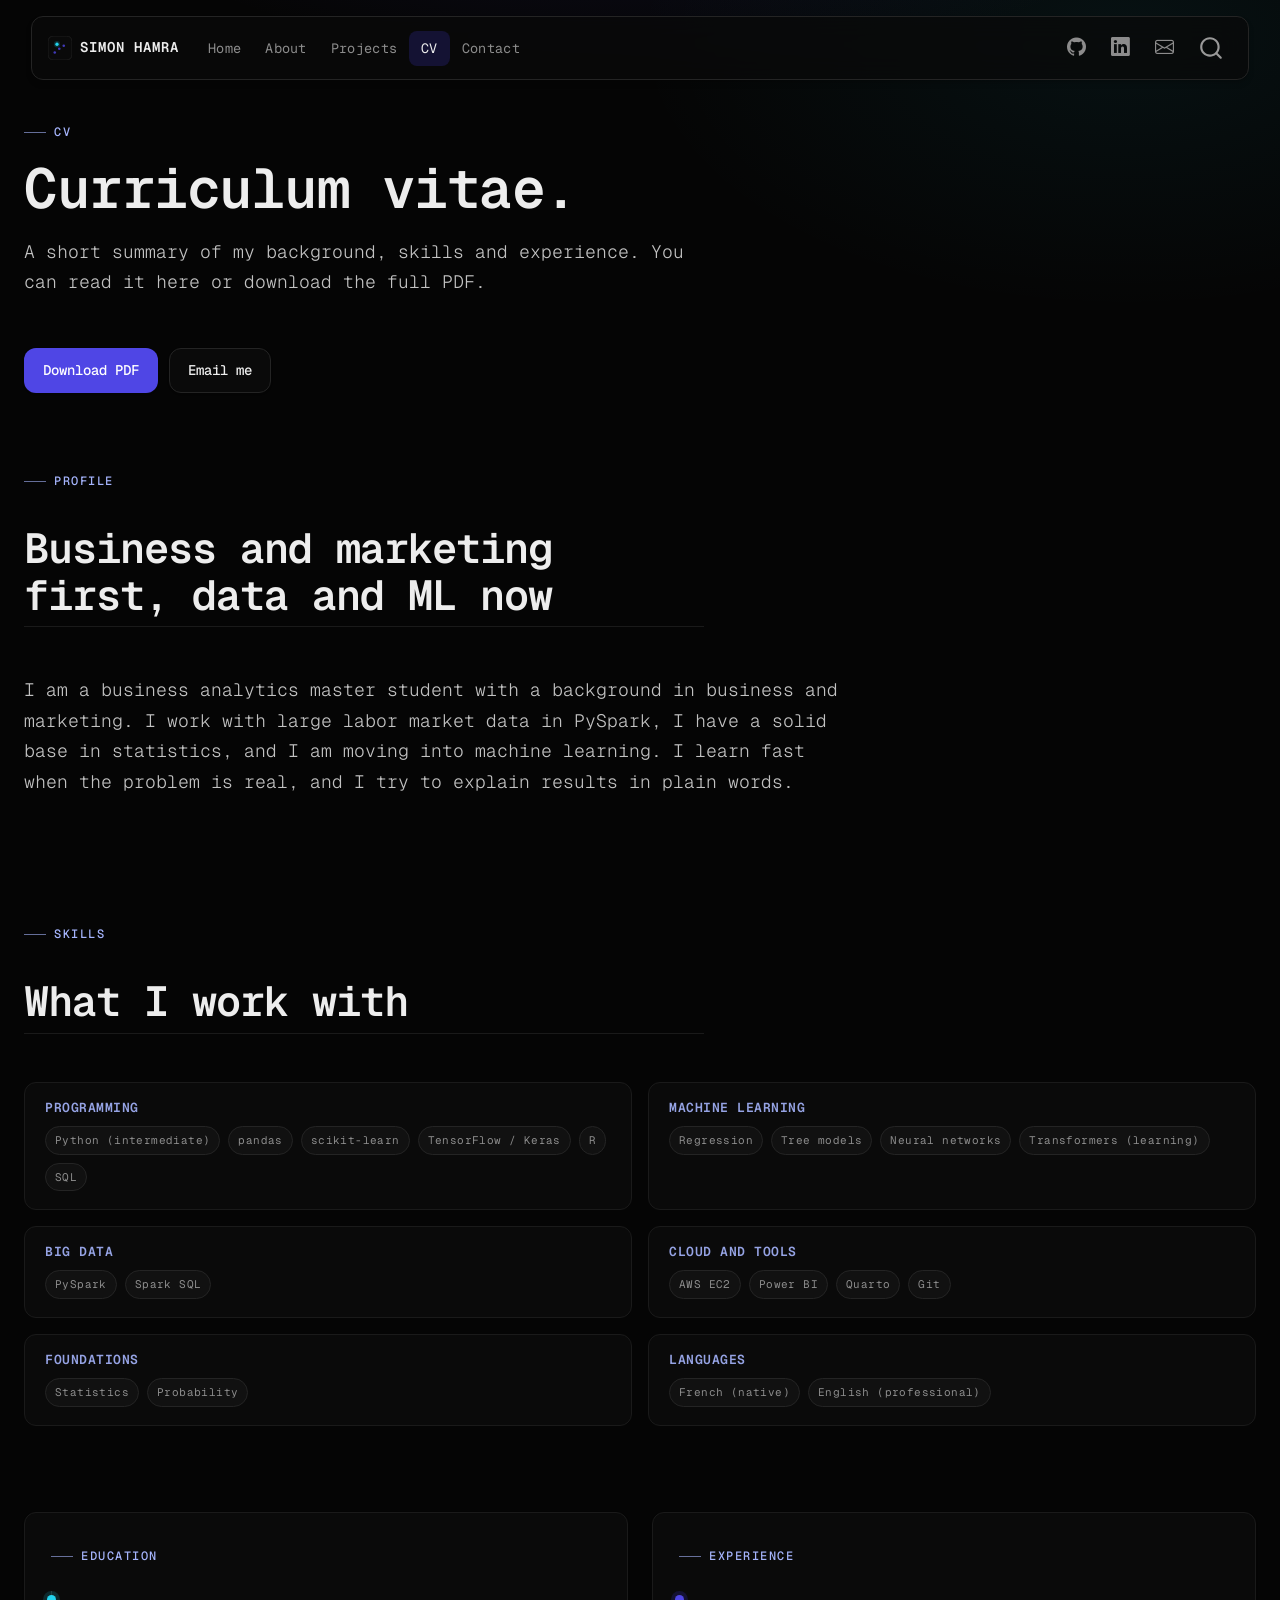
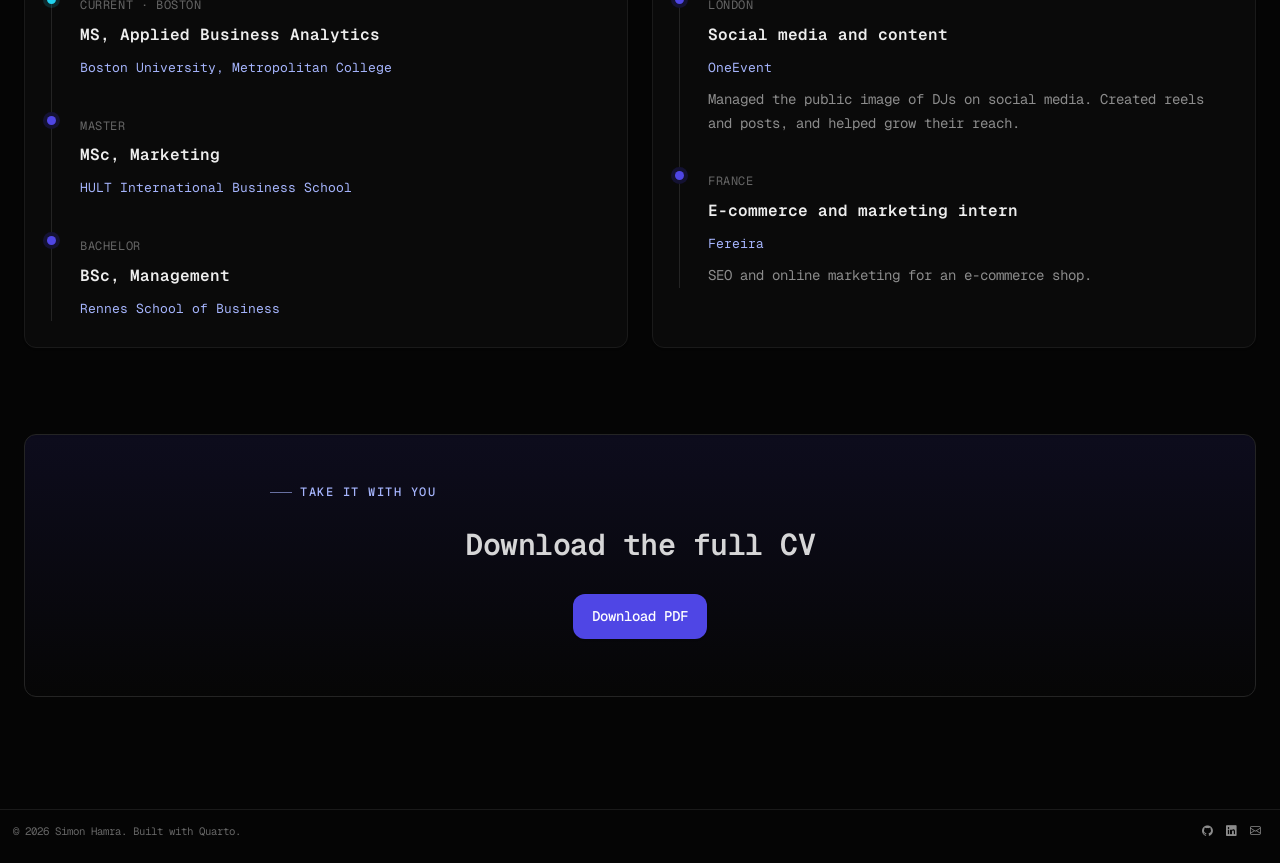
<file: cv.html>
<!DOCTYPE html>
<html xmlns="http://www.w3.org/1999/xhtml" lang="en" xml:lang="en"><head>

<meta charset="utf-8">
<meta name="generator" content="quarto-1.9.38">

<meta name="viewport" content="width=device-width, initial-scale=1.0, user-scalable=yes">

<meta name="description" content="Curriculum vitae of Simon Hamra: applied business analytics, PySpark and machine learning. Downloadable PDF.">

<title>CV · Simon Hamra – Simon Hamra</title>
<style>
/* Default styles provided by pandoc.
** See https://pandoc.org/MANUAL.html#variables-for-html for config info.
*/
code{white-space: pre-wrap;}
span.smallcaps{font-variant: small-caps;}
div.columns{display: flex; gap: min(4vw, 1.5em);}
div.column{flex: auto; overflow-x: auto;}
div.hanging-indent{margin-left: 1.5em; text-indent: -1.5em;}
ul.task-list{list-style: none;}
ul.task-list li input[type="checkbox"] {
  width: 0.8em;
  margin: 0 0.8em 0.2em -1em; /* quarto-specific, see https://github.com/quarto-dev/quarto-cli/issues/4556 */ 
  vertical-align: middle;
}
</style>


<script src="site_libs/quarto-nav/quarto-nav.js"></script>
<script src="site_libs/clipboard/clipboard.min.js"></script>
<script src="site_libs/quarto-search/autocomplete.umd.js"></script>
<script src="site_libs/quarto-search/fuse.min.js"></script>
<script src="site_libs/quarto-search/quarto-search.js"></script>
<meta name="quarto:offset" content="./">
<link href="./assets/favicon.svg" rel="icon" type="image/svg+xml">
<script src="site_libs/quarto-html/quarto.js" type="module"></script>
<script src="site_libs/quarto-html/tabsets/tabsets.js" type="module"></script>
<script src="site_libs/quarto-html/popper.min.js"></script>
<script src="site_libs/quarto-html/tippy.umd.min.js"></script>
<script src="site_libs/quarto-html/anchor.min.js"></script>
<link href="site_libs/quarto-html/tippy.css" rel="stylesheet">
<link href="site_libs/quarto-html/quarto-syntax-highlighting-dark-388b1c9ba0406cb9909c1a3fd5f6a45b.css" rel="stylesheet" id="quarto-text-highlighting-styles">
<script src="site_libs/bootstrap/bootstrap.min.js"></script>
<link href="site_libs/bootstrap/bootstrap-icons.css" rel="stylesheet">
<link href="site_libs/bootstrap/bootstrap-dd446b9ec3dff85010fad10d2bf56424.min.css" rel="stylesheet" append-hash="true" id="quarto-bootstrap" data-mode="dark">
<script id="quarto-search-options" type="application/json">{
  "location": "navbar",
  "copy-button": false,
  "collapse-after": 3,
  "panel-placement": "end",
  "type": "overlay",
  "limit": 50,
  "keyboard-shortcut": [
    "f",
    "/",
    "s"
  ],
  "show-item-context": false,
  "language": {
    "search-no-results-text": "No results",
    "search-matching-documents-text": "matching documents",
    "search-copy-link-title": "Copy link to search",
    "search-hide-matches-text": "Hide additional matches",
    "search-more-match-text": "more match in this document",
    "search-more-matches-text": "more matches in this document",
    "search-clear-button-title": "Clear",
    "search-text-placeholder": "",
    "search-detached-cancel-button-title": "Cancel",
    "search-submit-button-title": "Submit",
    "search-label": "Search"
  }
}</script>
<style>html{ scroll-behavior: smooth; }</style>
<meta name="author" content="Simon Hamra">
<meta property="og:type" content="website">
<link rel="preconnect" href="https://fonts.googleapis.com">
<link rel="preconnect" href="https://fonts.gstatic.com" crossorigin="">
<link rel="stylesheet" href="https://fonts.googleapis.com/css2?family=Geist+Mono:wght@300;400;500;600;700&amp;display=swap">


<link rel="stylesheet" href="styles.css">
</head>

<body class="nav-fixed fullcontent quarto-light">

<div id="quarto-search-results"></div>
  <header id="quarto-header" class="headroom fixed-top">
    <nav class="navbar navbar-expand-lg " data-bs-theme="dark">
      <div class="navbar-container container-fluid">
      <div class="navbar-brand-container mx-auto">
    <a href="./index.html" class="navbar-brand navbar-brand-logo">
    <img src="./assets/favicon.svg" alt="" class="navbar-logo light-content">
    <img src="./assets/favicon.svg" alt="" class="navbar-logo dark-content">
    </a>
    <a class="navbar-brand" href="./index.html">
    <span class="navbar-title">SIMON HAMRA</span>
    </a>
  </div>
            <div id="quarto-search" class="" title="Search"></div>
          <button class="navbar-toggler" type="button" data-bs-toggle="collapse" data-bs-target="#navbarCollapse" aria-controls="navbarCollapse" role="menu" aria-expanded="false" aria-label="Toggle navigation" onclick="if (window.quartoToggleHeadroom) { window.quartoToggleHeadroom(); }">
  <span class="navbar-toggler-icon"></span>
</button>
          <div class="collapse navbar-collapse" id="navbarCollapse">
            <ul class="navbar-nav navbar-nav-scroll me-auto">
  <li class="nav-item">
    <a class="nav-link" href="./index.html"> 
<span class="menu-text">Home</span></a>
  </li>  
  <li class="nav-item">
    <a class="nav-link" href="./about.html"> 
<span class="menu-text">About</span></a>
  </li>  
  <li class="nav-item">
    <a class="nav-link" href="./projects.html"> 
<span class="menu-text">Projects</span></a>
  </li>  
  <li class="nav-item">
    <a class="nav-link active" href="./cv.html" aria-current="page"> 
<span class="menu-text">CV</span></a>
  </li>  
  <li class="nav-item">
    <a class="nav-link" href="./contact.html"> 
<span class="menu-text">Contact</span></a>
  </li>  
</ul>
            <ul class="navbar-nav navbar-nav-scroll ms-auto">
  <li class="nav-item compact">
    <a class="nav-link" href="https://github.com/simonhamra"> <i class="bi bi-github" role="img" aria-label="GitHub">
</i> 
<span class="menu-text"></span></a>
  </li>  
  <li class="nav-item compact">
    <a class="nav-link" href="https://www.linkedin.com/in/simonhamra"> <i class="bi bi-linkedin" role="img" aria-label="LinkedIn">
</i> 
<span class="menu-text"></span></a>
  </li>  
  <li class="nav-item compact">
    <a class="nav-link" href="mailto:simhamra@gmail.com"> <i class="bi bi-envelope" role="img" aria-label="Email">
</i> 
<span class="menu-text"></span></a>
  </li>  
</ul>
          </div> <!-- /navcollapse -->
            <div class="quarto-navbar-tools">
</div>
      </div> <!-- /container-fluid -->
    </nav>
</header>
<!-- content -->
<div id="quarto-content" class="quarto-container page-layout-custom page-navbar">
<!-- sidebar -->
<!-- margin-sidebar -->
<!-- main -->




<div class="page-intro">
<div class="wrap">
<p><span class="eyebrow">CV</span></p>
<section id="curriculum-vitae." class="level1">
<h1>Curriculum vitae.</h1>
<div class="lead">
<p>A short summary of my background, skills and experience. You can read it here or download the full PDF.</p>
</div>
<div class="btn-row">
<p><a href="assets/cv/Simon-Hamra-CV.pdf" class="btn btn--brand">Download PDF</a> <a href="mailto:simhamra@gmail.com" class="btn btn--ghost">Email me</a></p>
</div>
</section>
</div>
</div>
<section class="section--tight">
<div class="wrap">
<div class="section__head">
<p><span class="eyebrow">Profile</span></p>
<section id="business-and-marketing-first-data-and-ml-now" class="level2">
<h2 data-anchor-id="business-and-marketing-first-data-and-ml-now">Business and marketing first, data and ML now</h2>
</section>
</div>
<p class="lead" style="max-width:75ch">
I am a business analytics master student with a background in business and marketing. I work with large labor market data in PySpark, I have a solid base in statistics, and I am moving into machine learning. I learn fast when the problem is real, and I try to explain results in plain words.
</p>
</div>
</section>
<section class="section--tight">
<div class="wrap">
<div class="section__head">
<p><span class="eyebrow">Skills</span></p>
<section id="what-i-work-with" class="level2">
<h2 data-anchor-id="what-i-work-with">What I work with</h2>
</section>
</div>
<div class="skills">
<section id="programming" class="level3 skill">
<h3 data-anchor-id="programming">Programming</h3>
<div class="tags">
<span class="tag">Python (intermediate)</span><span class="tag">pandas</span><span class="tag">scikit-learn</span><span class="tag">TensorFlow / Keras</span><span class="tag">R</span><span class="tag">SQL</span>
</div>
</section>
<section id="machine-learning" class="level3 skill">
<h3 data-anchor-id="machine-learning">Machine learning</h3>
<div class="tags">
<span class="tag">Regression</span><span class="tag">Tree models</span><span class="tag">Neural networks</span><span class="tag">Transformers (learning)</span>
</div>
</section>
<section id="big-data" class="level3 skill">
<h3 data-anchor-id="big-data">Big data</h3>
<div class="tags">
<span class="tag">PySpark</span><span class="tag">Spark SQL</span>
</div>
</section>
<section id="cloud-and-tools" class="level3 skill">
<h3 data-anchor-id="cloud-and-tools">Cloud and tools</h3>
<div class="tags">
<span class="tag">AWS EC2</span><span class="tag">Power BI</span><span class="tag">Quarto</span><span class="tag">Git</span>
</div>
</section>
<section id="foundations" class="level3 skill">
<h3 data-anchor-id="foundations">Foundations</h3>
<div class="tags">
<span class="tag">Statistics</span><span class="tag">Probability</span>
</div>
</section>
<section id="languages" class="level3 skill">
<h3 data-anchor-id="languages">Languages</h3>
<div class="tags">
<span class="tag">French (native)</span><span class="tag">English (professional)</span>
</div>
</section>
</div>
</div>
</section>
<section class="section--tight">
<div class="wrap">
<div class="bento">
<div class="card col-3">
<p><span class="eyebrow">Education</span></p>
<div class="tl">
<div class="tl__item is-now">
<span class="tl__when">Current · Boston</span>
<div class="tl__what">
MS, Applied Business Analytics
</div>
<p><span class="tl__where">Boston University, Metropolitan College</span></p>
</div>
<div class="tl__item">
<span class="tl__when">Master</span>
<div class="tl__what">
MSc, Marketing
</div>
<p><span class="tl__where">HULT International Business School</span></p>
</div>
<div class="tl__item">
<span class="tl__when">Bachelor</span>
<div class="tl__what">
BSc, Management
</div>
<p><span class="tl__where">Rennes School of Business</span></p>
</div>
</div>
</div>
<div class="card col-3">
<p><span class="eyebrow">Experience</span></p>
<div class="tl">
<div class="tl__item">
<span class="tl__when">London</span>
<div class="tl__what">
Social media and content
</div>
<p><span class="tl__where">OneEvent</span></p>
<p>Managed the public image of DJs on social media. Created reels and posts, and helped grow their reach.</p>
</div>
<div class="tl__item">
<span class="tl__when">France</span>
<div class="tl__what">
E-commerce and marketing intern
</div>
<p><span class="tl__where">Fereira</span></p>
<p>SEO and online marketing for an e-commerce shop.</p>
</div>
</div>
</div>
</div>
</div>
</section>
<section class="section--tight">
<div class="wrap">
<div class="contact-card">
<p><span class="eyebrow">Take it with you</span></p>
<section id="download-the-full-cv" class="level3">
<h3 data-anchor-id="download-the-full-cv">Download the full CV</h3>
<div class="btn-row" style="justify-content:center">
<p><a href="assets/cv/Simon-Hamra-CV.pdf" class="btn btn--brand">Download PDF</a></p>
</div>
</section>
</div>
</div>
</section>




<script id="quarto-html-after-body" type="application/javascript">
  window.document.addEventListener("DOMContentLoaded", function (event) {
    const icon = "";
    const anchorJS = new window.AnchorJS();
    anchorJS.options = {
      placement: 'right',
      icon: icon
    };
    anchorJS.add('.anchored');
    const isCodeAnnotation = (el) => {
      for (const clz of el.classList) {
        if (clz.startsWith('code-annotation-')) {                     
          return true;
        }
      }
      return false;
    }
    const onCopySuccess = function(e) {
      // button target
      const button = e.trigger;
      // don't keep focus
      button.blur();
      // flash "checked"
      button.classList.add('code-copy-button-checked');
      var currentTitle = button.getAttribute("title");
      button.setAttribute("title", "Copied!");
      let tooltip;
      if (window.bootstrap) {
        button.setAttribute("data-bs-toggle", "tooltip");
        button.setAttribute("data-bs-placement", "left");
        button.setAttribute("data-bs-title", "Copied!");
        tooltip = new bootstrap.Tooltip(button, 
          { trigger: "manual", 
            customClass: "code-copy-button-tooltip",
            offset: [0, -8]});
        tooltip.show();    
      }
      setTimeout(function() {
        if (tooltip) {
          tooltip.hide();
          button.removeAttribute("data-bs-title");
          button.removeAttribute("data-bs-toggle");
          button.removeAttribute("data-bs-placement");
        }
        button.setAttribute("title", currentTitle);
        button.classList.remove('code-copy-button-checked');
      }, 1000);
      // clear code selection
      e.clearSelection();
    }
    const getTextToCopy = function(trigger) {
      const outerScaffold = trigger.parentElement.cloneNode(true);
      const codeEl = outerScaffold.querySelector('code');
      for (const childEl of codeEl.children) {
        if (isCodeAnnotation(childEl)) {
          childEl.remove();
        }
      }
      return codeEl.innerText;
    }
    const clipboard = new window.ClipboardJS('.code-copy-button:not([data-in-quarto-modal])', {
      text: getTextToCopy
    });
    clipboard.on('success', onCopySuccess);
    if (window.document.getElementById('quarto-embedded-source-code-modal')) {
      const clipboardModal = new window.ClipboardJS('.code-copy-button[data-in-quarto-modal]', {
        text: getTextToCopy,
        container: window.document.getElementById('quarto-embedded-source-code-modal')
      });
      clipboardModal.on('success', onCopySuccess);
    }
      var localhostRegex = new RegExp(/^(?:http|https):\/\/localhost\:?[0-9]*\//);
      var mailtoRegex = new RegExp(/^mailto:/);
        var filterRegex = new RegExp("https:\/\/simonhamra\.github\.io\/AD688-Portfolio-Website\/");
      var isInternal = (href) => {
          return filterRegex.test(href) || localhostRegex.test(href) || mailtoRegex.test(href);
      }
      // Inspect non-navigation links and adorn them if external
     var links = window.document.querySelectorAll('a[href]:not(.nav-link):not(.navbar-brand):not(.toc-action):not(.sidebar-link):not(.sidebar-item-toggle):not(.pagination-link):not(.no-external):not([aria-hidden]):not(.dropdown-item):not(.quarto-navigation-tool):not(.about-link)');
      for (var i=0; i<links.length; i++) {
        const link = links[i];
        if (!isInternal(link.href)) {
          // undo the damage that might have been done by quarto-nav.js in the case of
          // links that we want to consider external
          if (link.dataset.originalHref !== undefined) {
            link.href = link.dataset.originalHref;
          }
        }
      }
    function tippyHover(el, contentFn, onTriggerFn, onUntriggerFn) {
      const config = {
        allowHTML: true,
        maxWidth: 500,
        delay: 100,
        arrow: false,
        appendTo: function(el) {
            return el.parentElement;
        },
        interactive: true,
        interactiveBorder: 10,
        theme: 'quarto',
        placement: 'bottom-start',
      };
      if (contentFn) {
        config.content = contentFn;
      }
      if (onTriggerFn) {
        config.onTrigger = onTriggerFn;
      }
      if (onUntriggerFn) {
        config.onUntrigger = onUntriggerFn;
      }
      window.tippy(el, config); 
    }
    const noterefs = window.document.querySelectorAll('a[role="doc-noteref"]');
    for (var i=0; i<noterefs.length; i++) {
      const ref = noterefs[i];
      tippyHover(ref, function() {
        // use id or data attribute instead here
        let href = ref.getAttribute('data-footnote-href') || ref.getAttribute('href');
        try { href = new URL(href).hash; } catch {}
        const id = href.replace(/^#\/?/, "");
        const note = window.document.getElementById(id);
        if (note) {
          return note.innerHTML;
        } else {
          return "";
        }
      });
    }
    const xrefs = window.document.querySelectorAll('a.quarto-xref');
    const processXRef = (id, note) => {
      // Strip column container classes
      const stripColumnClz = (el) => {
        el.classList.remove("page-full", "page-columns");
        if (el.children) {
          for (const child of el.children) {
            stripColumnClz(child);
          }
        }
      }
      stripColumnClz(note)
      if (id === null || id.startsWith('sec-')) {
        // Special case sections, only their first couple elements
        const container = document.createElement("div");
        if (note.children && note.children.length > 2) {
          container.appendChild(note.children[0].cloneNode(true));
          for (let i = 1; i < note.children.length; i++) {
            const child = note.children[i];
            if (child.tagName === "P" && child.innerText === "") {
              continue;
            } else {
              container.appendChild(child.cloneNode(true));
              break;
            }
          }
          if (window.Quarto?.typesetMath) {
            window.Quarto.typesetMath(container);
          }
          return container.innerHTML
        } else {
          if (window.Quarto?.typesetMath) {
            window.Quarto.typesetMath(note);
          }
          return note.innerHTML;
        }
      } else {
        // Remove any anchor links if they are present
        const anchorLink = note.querySelector('a.anchorjs-link');
        if (anchorLink) {
          anchorLink.remove();
        }
        if (window.Quarto?.typesetMath) {
          window.Quarto.typesetMath(note);
        }
        if (note.classList.contains("callout")) {
          return note.outerHTML;
        } else {
          return note.innerHTML;
        }
      }
    }
    for (var i=0; i<xrefs.length; i++) {
      const xref = xrefs[i];
      tippyHover(xref, undefined, function(instance) {
        instance.disable();
        let url = xref.getAttribute('href');
        let hash = undefined; 
        if (url.startsWith('#')) {
          hash = url;
        } else {
          try { hash = new URL(url).hash; } catch {}
        }
        if (hash) {
          const id = hash.replace(/^#\/?/, "");
          const note = window.document.getElementById(id);
          if (note !== null) {
            try {
              const html = processXRef(id, note.cloneNode(true));
              instance.setContent(html);
            } finally {
              instance.enable();
              instance.show();
            }
          } else {
            // See if we can fetch this
            fetch(url.split('#')[0])
            .then(res => res.text())
            .then(html => {
              const parser = new DOMParser();
              const htmlDoc = parser.parseFromString(html, "text/html");
              const note = htmlDoc.getElementById(id);
              if (note !== null) {
                const html = processXRef(id, note);
                instance.setContent(html);
              } 
            }).finally(() => {
              instance.enable();
              instance.show();
            });
          }
        } else {
          // See if we can fetch a full url (with no hash to target)
          // This is a special case and we should probably do some content thinning / targeting
          fetch(url)
          .then(res => res.text())
          .then(html => {
            const parser = new DOMParser();
            const htmlDoc = parser.parseFromString(html, "text/html");
            const note = htmlDoc.querySelector('main.content');
            if (note !== null) {
              // This should only happen for chapter cross references
              // (since there is no id in the URL)
              // remove the first header
              if (note.children.length > 0 && note.children[0].tagName === "HEADER") {
                note.children[0].remove();
              }
              const html = processXRef(null, note);
              instance.setContent(html);
            } 
          }).finally(() => {
            instance.enable();
            instance.show();
          });
        }
      }, function(instance) {
      });
    }
        let selectedAnnoteEl;
        const selectorForAnnotation = ( cell, annotation) => {
          let cellAttr = 'data-code-cell="' + cell + '"';
          let lineAttr = 'data-code-annotation="' +  annotation + '"';
          const selector = 'span[' + cellAttr + '][' + lineAttr + ']';
          return selector;
        }
        const selectCodeLines = (annoteEl) => {
          const doc = window.document;
          const targetCell = annoteEl.getAttribute("data-target-cell");
          const targetAnnotation = annoteEl.getAttribute("data-target-annotation");
          const annoteSpan = window.document.querySelector(selectorForAnnotation(targetCell, targetAnnotation));
          const lines = annoteSpan.getAttribute("data-code-lines").split(",");
          const lineIds = lines.map((line) => {
            return targetCell + "-" + line;
          })
          let top = null;
          let height = null;
          let parent = null;
          if (lineIds.length > 0) {
              //compute the position of the single el (top and bottom and make a div)
              const el = window.document.getElementById(lineIds[0]);
              top = el.offsetTop;
              height = el.offsetHeight;
              parent = el.parentElement.parentElement;
            if (lineIds.length > 1) {
              const lastEl = window.document.getElementById(lineIds[lineIds.length - 1]);
              const bottom = lastEl.offsetTop + lastEl.offsetHeight;
              height = bottom - top;
            }
            if (top !== null && height !== null && parent !== null) {
              // cook up a div (if necessary) and position it 
              let div = window.document.getElementById("code-annotation-line-highlight");
              if (div === null) {
                div = window.document.createElement("div");
                div.setAttribute("id", "code-annotation-line-highlight");
                div.style.position = 'absolute';
                parent.appendChild(div);
              }
              div.style.top = top - 2 + "px";
              div.style.height = height + 4 + "px";
              div.style.left = 0;
              let gutterDiv = window.document.getElementById("code-annotation-line-highlight-gutter");
              if (gutterDiv === null) {
                gutterDiv = window.document.createElement("div");
                gutterDiv.setAttribute("id", "code-annotation-line-highlight-gutter");
                gutterDiv.style.position = 'absolute';
                const codeCell = window.document.getElementById(targetCell);
                const gutter = codeCell.querySelector('.code-annotation-gutter');
                gutter.appendChild(gutterDiv);
              }
              gutterDiv.style.top = top - 2 + "px";
              gutterDiv.style.height = height + 4 + "px";
            }
            selectedAnnoteEl = annoteEl;
          }
        };
        const unselectCodeLines = () => {
          const elementsIds = ["code-annotation-line-highlight", "code-annotation-line-highlight-gutter"];
          elementsIds.forEach((elId) => {
            const div = window.document.getElementById(elId);
            if (div) {
              div.remove();
            }
          });
          selectedAnnoteEl = undefined;
        };
          // Handle positioning of the toggle
      window.addEventListener(
        "resize",
        throttle(() => {
          elRect = undefined;
          if (selectedAnnoteEl) {
            selectCodeLines(selectedAnnoteEl);
          }
        }, 10)
      );
      function throttle(fn, ms) {
      let throttle = false;
      let timer;
        return (...args) => {
          if(!throttle) { // first call gets through
              fn.apply(this, args);
              throttle = true;
          } else { // all the others get throttled
              if(timer) clearTimeout(timer); // cancel #2
              timer = setTimeout(() => {
                fn.apply(this, args);
                timer = throttle = false;
              }, ms);
          }
        };
      }
        // Attach click handler to the DT
        const annoteDls = window.document.querySelectorAll('dt[data-target-cell]');
        for (const annoteDlNode of annoteDls) {
          annoteDlNode.addEventListener('click', (event) => {
            const clickedEl = event.target;
            if (clickedEl !== selectedAnnoteEl) {
              unselectCodeLines();
              const activeEl = window.document.querySelector('dt[data-target-cell].code-annotation-active');
              if (activeEl) {
                activeEl.classList.remove('code-annotation-active');
              }
              selectCodeLines(clickedEl);
              clickedEl.classList.add('code-annotation-active');
            } else {
              // Unselect the line
              unselectCodeLines();
              clickedEl.classList.remove('code-annotation-active');
            }
          });
        }
    const findCites = (el) => {
      const parentEl = el.parentElement;
      if (parentEl) {
        const cites = parentEl.dataset.cites;
        if (cites) {
          return {
            el,
            cites: cites.split(' ')
          };
        } else {
          return findCites(el.parentElement)
        }
      } else {
        return undefined;
      }
    };
    var bibliorefs = window.document.querySelectorAll('a[role="doc-biblioref"]');
    for (var i=0; i<bibliorefs.length; i++) {
      const ref = bibliorefs[i];
      const citeInfo = findCites(ref);
      if (citeInfo) {
        tippyHover(citeInfo.el, function() {
          var popup = window.document.createElement('div');
          citeInfo.cites.forEach(function(cite) {
            var citeDiv = window.document.createElement('div');
            citeDiv.classList.add('hanging-indent');
            citeDiv.classList.add('csl-entry');
            var biblioDiv = window.document.getElementById('ref-' + cite);
            if (biblioDiv) {
              citeDiv.innerHTML = biblioDiv.innerHTML;
            }
            popup.appendChild(citeDiv);
          });
          return popup.innerHTML;
        });
      }
    }
  });
  </script>
</div> <!-- /content -->
<footer class="footer">
  <div class="nav-footer">
    <div class="nav-footer-left">
<p>© 2026 Simon Hamra. Built with Quarto.</p>
</div>   
    <div class="nav-footer-center">
      &nbsp;
    </div>
    <div class="nav-footer-right">
      <ul class="footer-items list-unstyled">
    <li class="nav-item compact">
    <a class="nav-link" href="https://github.com/simonhamra">
      <i class="bi bi-github" role="img" aria-label="GitHub">
</i> 
    </a>
  </li>  
    <li class="nav-item compact">
    <a class="nav-link" href="https://www.linkedin.com/in/simon-hamra-ab0a1a225/">
      <i class="bi bi-linkedin" role="img" aria-label="LinkedIn">
</i> 
    </a>
  </li>  
    <li class="nav-item compact">
    <a class="nav-link" href="mailto:simhamra@gmail.com">
      <i class="bi bi-envelope" role="img" aria-label="Email">
</i> 
    </a>
  </li>  
</ul>
    </div>
  </div>
</footer>




<script src="site_libs/quarto-html/zenscroll-min.js"></script>
</body></html>
</file>
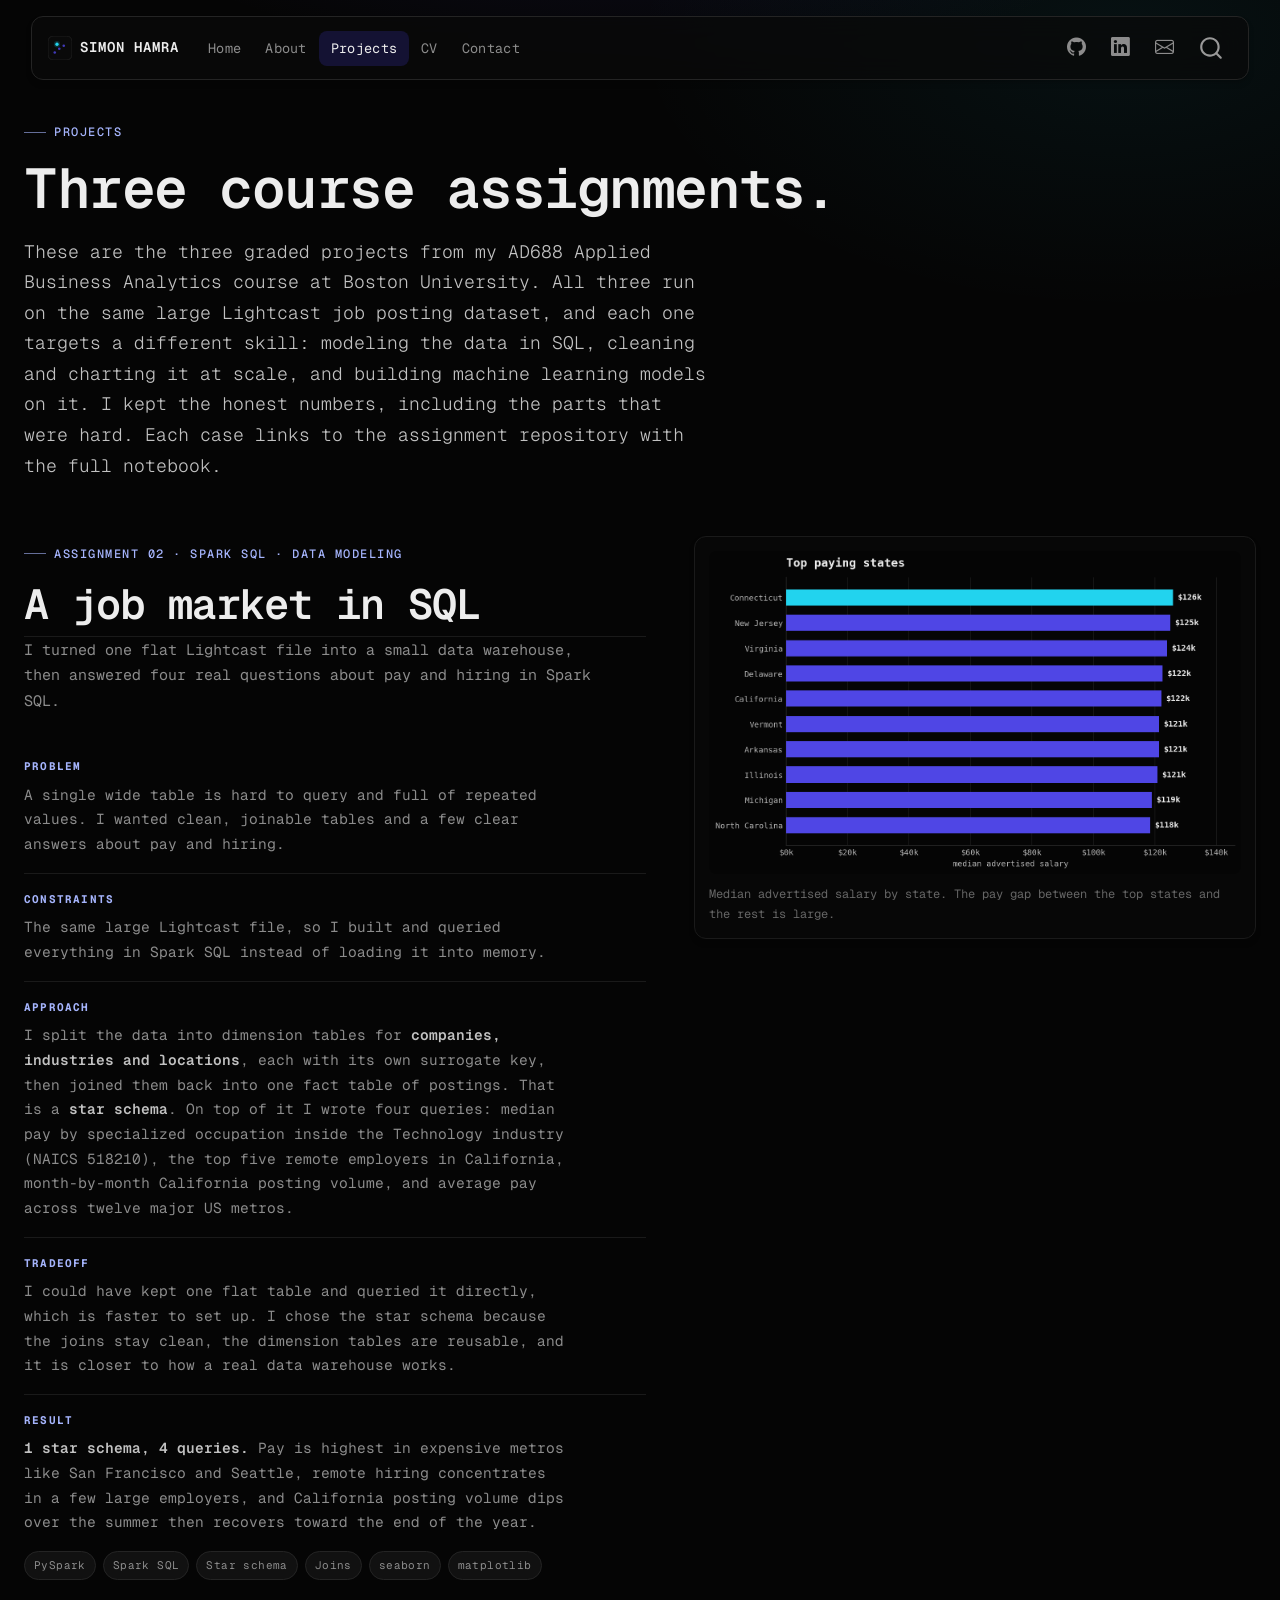
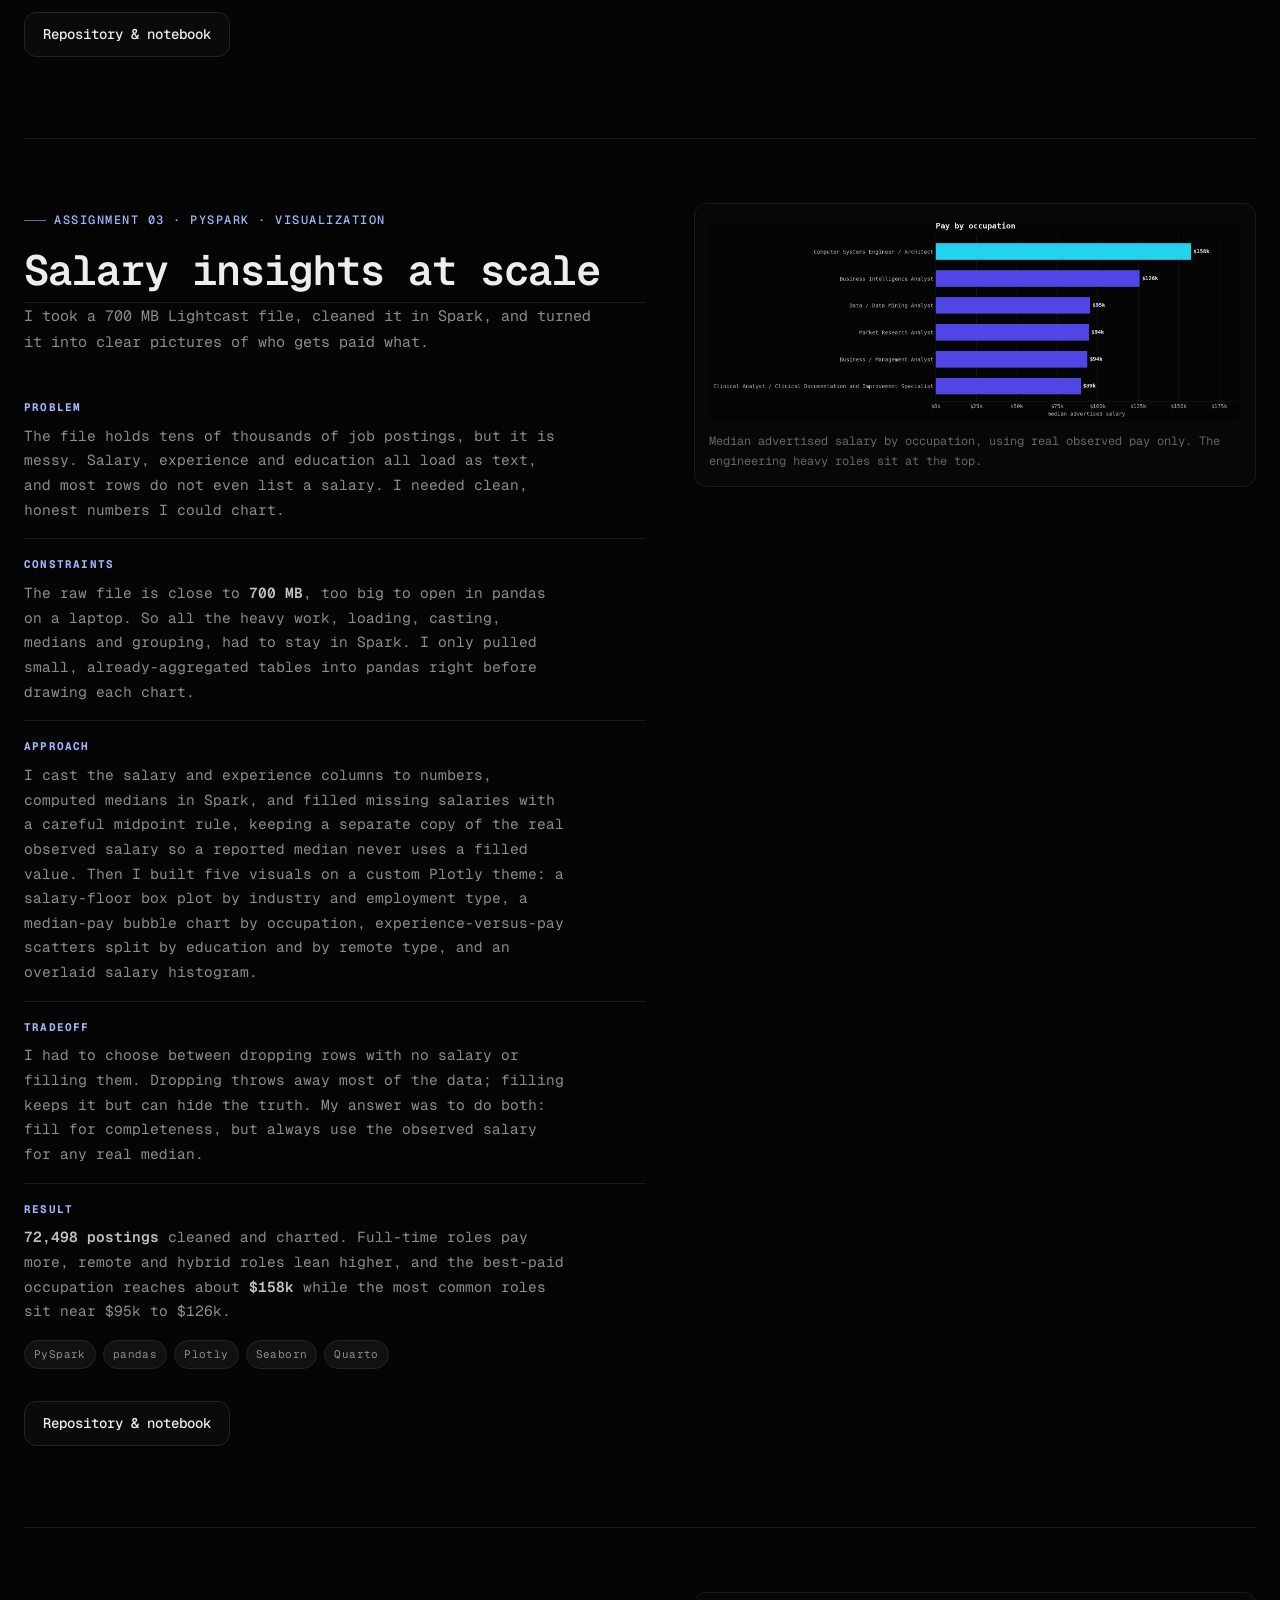
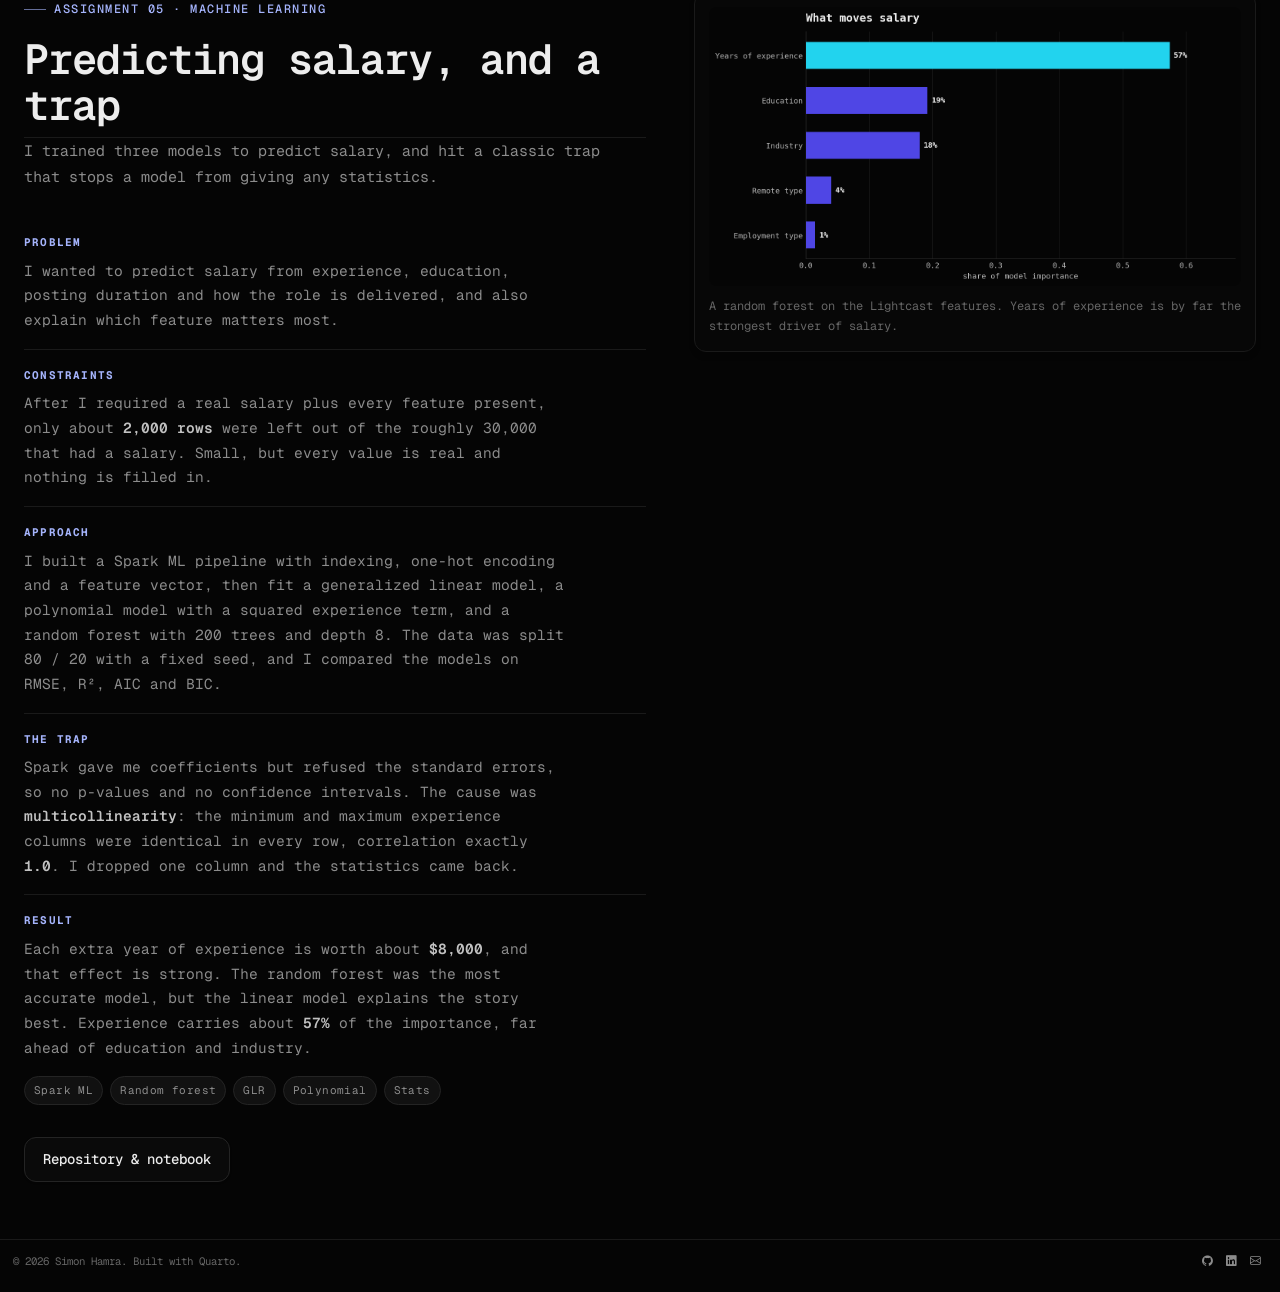
<file: projects.html>
<!DOCTYPE html>
<html xmlns="http://www.w3.org/1999/xhtml" lang="en" xml:lang="en"><head>

<meta charset="utf-8">
<meta name="generator" content="quarto-1.9.38">

<meta name="viewport" content="width=device-width, initial-scale=1.0, user-scalable=yes">

<meta name="description" content="Three labor market analytics projects built on Lightcast job posting data with PySpark, Spark SQL and machine learning.">

<title>Projects · Simon Hamra – Simon Hamra</title>
<style>
/* Default styles provided by pandoc.
** See https://pandoc.org/MANUAL.html#variables-for-html for config info.
*/
code{white-space: pre-wrap;}
span.smallcaps{font-variant: small-caps;}
div.columns{display: flex; gap: min(4vw, 1.5em);}
div.column{flex: auto; overflow-x: auto;}
div.hanging-indent{margin-left: 1.5em; text-indent: -1.5em;}
ul.task-list{list-style: none;}
ul.task-list li input[type="checkbox"] {
  width: 0.8em;
  margin: 0 0.8em 0.2em -1em; /* quarto-specific, see https://github.com/quarto-dev/quarto-cli/issues/4556 */ 
  vertical-align: middle;
}
</style>


<script src="site_libs/quarto-nav/quarto-nav.js"></script>
<script src="site_libs/clipboard/clipboard.min.js"></script>
<script src="site_libs/quarto-search/autocomplete.umd.js"></script>
<script src="site_libs/quarto-search/fuse.min.js"></script>
<script src="site_libs/quarto-search/quarto-search.js"></script>
<meta name="quarto:offset" content="./">
<link href="./assets/favicon.svg" rel="icon" type="image/svg+xml">
<script src="site_libs/quarto-html/quarto.js" type="module"></script>
<script src="site_libs/quarto-html/tabsets/tabsets.js" type="module"></script>
<script src="site_libs/quarto-html/popper.min.js"></script>
<script src="site_libs/quarto-html/tippy.umd.min.js"></script>
<script src="site_libs/quarto-html/anchor.min.js"></script>
<link href="site_libs/quarto-html/tippy.css" rel="stylesheet">
<link href="site_libs/quarto-html/quarto-syntax-highlighting-dark-388b1c9ba0406cb9909c1a3fd5f6a45b.css" rel="stylesheet" id="quarto-text-highlighting-styles">
<script src="site_libs/bootstrap/bootstrap.min.js"></script>
<link href="site_libs/bootstrap/bootstrap-icons.css" rel="stylesheet">
<link href="site_libs/bootstrap/bootstrap-dd446b9ec3dff85010fad10d2bf56424.min.css" rel="stylesheet" append-hash="true" id="quarto-bootstrap" data-mode="dark">
<script id="quarto-search-options" type="application/json">{
  "location": "navbar",
  "copy-button": false,
  "collapse-after": 3,
  "panel-placement": "end",
  "type": "overlay",
  "limit": 50,
  "keyboard-shortcut": [
    "f",
    "/",
    "s"
  ],
  "show-item-context": false,
  "language": {
    "search-no-results-text": "No results",
    "search-matching-documents-text": "matching documents",
    "search-copy-link-title": "Copy link to search",
    "search-hide-matches-text": "Hide additional matches",
    "search-more-match-text": "more match in this document",
    "search-more-matches-text": "more matches in this document",
    "search-clear-button-title": "Clear",
    "search-text-placeholder": "",
    "search-detached-cancel-button-title": "Cancel",
    "search-submit-button-title": "Submit",
    "search-label": "Search"
  }
}</script>
<style>html{ scroll-behavior: smooth; }</style>
<meta name="author" content="Simon Hamra">
<meta property="og:type" content="website">
<link rel="preconnect" href="https://fonts.googleapis.com">
<link rel="preconnect" href="https://fonts.gstatic.com" crossorigin="">
<link rel="stylesheet" href="https://fonts.googleapis.com/css2?family=Geist+Mono:wght@300;400;500;600;700&amp;display=swap">


<link rel="stylesheet" href="styles.css">
</head>

<body class="nav-fixed fullcontent quarto-light">

<div id="quarto-search-results"></div>
  <header id="quarto-header" class="headroom fixed-top">
    <nav class="navbar navbar-expand-lg " data-bs-theme="dark">
      <div class="navbar-container container-fluid">
      <div class="navbar-brand-container mx-auto">
    <a href="./index.html" class="navbar-brand navbar-brand-logo">
    <img src="./assets/favicon.svg" alt="" class="navbar-logo light-content">
    <img src="./assets/favicon.svg" alt="" class="navbar-logo dark-content">
    </a>
    <a class="navbar-brand" href="./index.html">
    <span class="navbar-title">SIMON HAMRA</span>
    </a>
  </div>
            <div id="quarto-search" class="" title="Search"></div>
          <button class="navbar-toggler" type="button" data-bs-toggle="collapse" data-bs-target="#navbarCollapse" aria-controls="navbarCollapse" role="menu" aria-expanded="false" aria-label="Toggle navigation" onclick="if (window.quartoToggleHeadroom) { window.quartoToggleHeadroom(); }">
  <span class="navbar-toggler-icon"></span>
</button>
          <div class="collapse navbar-collapse" id="navbarCollapse">
            <ul class="navbar-nav navbar-nav-scroll me-auto">
  <li class="nav-item">
    <a class="nav-link" href="./index.html"> 
<span class="menu-text">Home</span></a>
  </li>  
  <li class="nav-item">
    <a class="nav-link" href="./about.html"> 
<span class="menu-text">About</span></a>
  </li>  
  <li class="nav-item">
    <a class="nav-link active" href="./projects.html" aria-current="page"> 
<span class="menu-text">Projects</span></a>
  </li>  
  <li class="nav-item">
    <a class="nav-link" href="./cv.html"> 
<span class="menu-text">CV</span></a>
  </li>  
  <li class="nav-item">
    <a class="nav-link" href="./contact.html"> 
<span class="menu-text">Contact</span></a>
  </li>  
</ul>
            <ul class="navbar-nav navbar-nav-scroll ms-auto">
  <li class="nav-item compact">
    <a class="nav-link" href="https://github.com/simonhamra"> <i class="bi bi-github" role="img" aria-label="GitHub">
</i> 
<span class="menu-text"></span></a>
  </li>  
  <li class="nav-item compact">
    <a class="nav-link" href="https://www.linkedin.com/in/simonhamra"> <i class="bi bi-linkedin" role="img" aria-label="LinkedIn">
</i> 
<span class="menu-text"></span></a>
  </li>  
  <li class="nav-item compact">
    <a class="nav-link" href="mailto:simhamra@gmail.com"> <i class="bi bi-envelope" role="img" aria-label="Email">
</i> 
<span class="menu-text"></span></a>
  </li>  
</ul>
          </div> <!-- /navcollapse -->
            <div class="quarto-navbar-tools">
</div>
      </div> <!-- /container-fluid -->
    </nav>
</header>
<!-- content -->
<div id="quarto-content" class="quarto-container page-layout-custom page-navbar">
<!-- sidebar -->
<!-- margin-sidebar -->
<!-- main -->




<div class="page-intro">
<div class="wrap">
<p><span class="eyebrow">Projects</span></p>
<section id="three-course-assignments." class="level1">
<h1>Three course assignments.</h1>
<div class="lead">
<p>These are the three graded projects from my AD688 Applied Business Analytics course at Boston University. All three run on the same large Lightcast job posting dataset, and each one targets a different skill: modeling the data in SQL, cleaning and charting it at scale, and building machine learning models on it. I kept the honest numbers, including the parts that were hard. Each case links to the assignment repository with the full notebook.</p>
</div>
</section>
</div>
</div>
<section>
<div class="wrap">
<!-- ================= A02 ================= -->
<div id="a02" class="case">
<div class="case__grid">
<div class="case__text">
<p><span class="eyebrow">Assignment 02 · Spark SQL · Data modeling</span></p>
<section id="a-job-market-in-sql" class="level2">
<h2 data-anchor-id="a-job-market-in-sql">A job market in SQL</h2>
<p>I turned one flat Lightcast file into a small data warehouse, then answered four real questions about pay and hiring in Spark SQL.</p>
<dl class="dl">
<div>
<dt>
Problem
</dt>
<dd>
A single wide table is hard to query and full of repeated values. I wanted clean, joinable tables and a few clear answers about pay and hiring.
</dd>
</div>
<div>
<dt>
Constraints
</dt>
<dd>
The same large Lightcast file, so I built and queried everything in Spark SQL instead of loading it into memory.
</dd>
</div>
<div>
<dt>
Approach
</dt>
<dd>
I split the data into dimension tables for <strong>companies, industries and locations</strong>, each with its own surrogate key, then joined them back into one fact table of postings. That is a <strong>star schema</strong>. On top of it I wrote four queries: median pay by specialized occupation inside the Technology industry (NAICS 518210), the top five remote employers in California, month-by-month California posting volume, and average pay across twelve major US metros.
</dd>
</div>
<div>
<dt>
Tradeoff
</dt>
<dd>
I could have kept one flat table and queried it directly, which is faster to set up. I chose the star schema because the joins stay clean, the dimension tables are reusable, and it is closer to how a real data warehouse works.
</dd>
</div>
<div>
<dt>
Result
</dt>
<dd>
<strong>1 star schema, 4 queries.</strong> Pay is highest in expensive metros like San Francisco and Seattle, remote hiring concentrates in a few large employers, and California posting volume dips over the summer then recovers toward the end of the year.
</dd>
</div>
</dl>
<div class="tags">
<span class="tag">PySpark</span><span class="tag">Spark SQL</span><span class="tag">Star schema</span><span class="tag">Joins</span><span class="tag">seaborn</span><span class="tag">matplotlib</span>
</div>
<div class="btn-row">
<p><a href="https://github.com/AD688-SP26/a02-sum26-simonhamra" class="btn btn--ghost">Repository &amp; notebook</a></p>
</div>
</section>
</div>
<div class="case__fig">
<img src="assets/charts/pay_by_state.png" class="img-fluid">
<figcaption>
Median advertised salary by state. The pay gap between the top states and the rest is large.
</figcaption>
</div>
</div>
</div>
<!-- ================= A03 ================= -->
<div id="a03" class="case">
<div class="case__grid">
<div class="case__text">
<p><span class="eyebrow">Assignment 03 · PySpark · Visualization</span></p>
<section id="salary-insights-at-scale" class="level2">
<h2 data-anchor-id="salary-insights-at-scale">Salary insights at scale</h2>
<p>I took a 700 MB Lightcast file, cleaned it in Spark, and turned it into clear pictures of who gets paid what.</p>
<dl class="dl">
<div>
<dt>
Problem
</dt>
<dd>
The file holds tens of thousands of job postings, but it is messy. Salary, experience and education all load as text, and most rows do not even list a salary. I needed clean, honest numbers I could chart.
</dd>
</div>
<div>
<dt>
Constraints
</dt>
<dd>
The raw file is close to <strong>700 MB</strong>, too big to open in pandas on a laptop. So all the heavy work, loading, casting, medians and grouping, had to stay in Spark. I only pulled small, already-aggregated tables into pandas right before drawing each chart.
</dd>
</div>
<div>
<dt>
Approach
</dt>
<dd>
I cast the salary and experience columns to numbers, computed medians in Spark, and filled missing salaries with a careful midpoint rule, keeping a separate copy of the real observed salary so a reported median never uses a filled value. Then I built five visuals on a custom Plotly theme: a salary-floor box plot by industry and employment type, a median-pay bubble chart by occupation, experience-versus-pay scatters split by education and by remote type, and an overlaid salary histogram.
</dd>
</div>
<div>
<dt>
Tradeoff
</dt>
<dd>
I had to choose between dropping rows with no salary or filling them. Dropping throws away most of the data; filling keeps it but can hide the truth. My answer was to do both: fill for completeness, but always use the observed salary for any real median.
</dd>
</div>
<div>
<dt>
Result
</dt>
<dd>
<strong>72,498 postings</strong> cleaned and charted. Full-time roles pay more, remote and hybrid roles lean higher, and the best-paid occupation reaches about <strong>$158k</strong> while the most common roles sit near $95k to $126k.
</dd>
</div>
</dl>
<div class="tags">
<span class="tag">PySpark</span><span class="tag">pandas</span><span class="tag">Plotly</span><span class="tag">Seaborn</span><span class="tag">Quarto</span>
</div>
<div class="btn-row">
<p><a href="https://github.com/AD688-SP26/a03-sum26-simonhamra" class="btn btn--ghost">Repository &amp; notebook</a></p>
</div>
</section>
</div>
<div class="case__fig">
<img src="assets/charts/pay_by_occupation.png" class="img-fluid">
<figcaption>
Median advertised salary by occupation, using real observed pay only. The engineering heavy roles sit at the top.
</figcaption>
</div>
</div>
</div>
<!-- ================= A05 ================= -->
<div id="a05" class="case">
<div class="case__grid">
<div class="case__text">
<p><span class="eyebrow">Assignment 05 · Machine learning</span></p>
<section id="predicting-salary-and-a-trap" class="level2">
<h2 data-anchor-id="predicting-salary-and-a-trap">Predicting salary, and a trap</h2>
<p>I trained three models to predict salary, and hit a classic trap that stops a model from giving any statistics.</p>
<dl class="dl">
<div>
<dt>
Problem
</dt>
<dd>
I wanted to predict salary from experience, education, posting duration and how the role is delivered, and also explain which feature matters most.
</dd>
</div>
<div>
<dt>
Constraints
</dt>
<dd>
After I required a real salary plus every feature present, only about <strong>2,000 rows</strong> were left out of the roughly 30,000 that had a salary. Small, but every value is real and nothing is filled in.
</dd>
</div>
<div>
<dt>
Approach
</dt>
<dd>
I built a Spark ML pipeline with indexing, one-hot encoding and a feature vector, then fit a generalized linear model, a polynomial model with a squared experience term, and a random forest with 200 trees and depth 8. The data was split 80 / 20 with a fixed seed, and I compared the models on RMSE, R², AIC and BIC.
</dd>
</div>
<div>
<dt>
The trap
</dt>
<dd>
Spark gave me coefficients but refused the standard errors, so no p-values and no confidence intervals. The cause was <strong>multicollinearity</strong>: the minimum and maximum experience columns were identical in every row, correlation exactly <strong>1.0</strong>. I dropped one column and the statistics came back.
</dd>
</div>
<div>
<dt>
Result
</dt>
<dd>
Each extra year of experience is worth about <strong>$8,000</strong>, and that effect is strong. The random forest was the most accurate model, but the linear model explains the story best. Experience carries about <strong>57%</strong> of the importance, far ahead of education and industry.
</dd>
</div>
</dl>
<div class="tags">
<span class="tag">Spark ML</span><span class="tag">Random forest</span><span class="tag">GLR</span><span class="tag">Polynomial</span><span class="tag">Stats</span>
</div>
<div class="btn-row">
<p><a href="https://github.com/AD688-SP26/a05-sum26-simonhamra" class="btn btn--ghost">Repository &amp; notebook</a></p>
</div>
</section>
</div>
<div class="case__fig">
<img src="assets/charts/salary_drivers.png" class="img-fluid">
<figcaption>
A random forest on the Lightcast features. Years of experience is by far the strongest driver of salary.
</figcaption>
</div>
</div>
</div>
</div>


</section>


<script id="quarto-html-after-body" type="application/javascript">
  window.document.addEventListener("DOMContentLoaded", function (event) {
    const icon = "";
    const anchorJS = new window.AnchorJS();
    anchorJS.options = {
      placement: 'right',
      icon: icon
    };
    anchorJS.add('.anchored');
    const isCodeAnnotation = (el) => {
      for (const clz of el.classList) {
        if (clz.startsWith('code-annotation-')) {                     
          return true;
        }
      }
      return false;
    }
    const onCopySuccess = function(e) {
      // button target
      const button = e.trigger;
      // don't keep focus
      button.blur();
      // flash "checked"
      button.classList.add('code-copy-button-checked');
      var currentTitle = button.getAttribute("title");
      button.setAttribute("title", "Copied!");
      let tooltip;
      if (window.bootstrap) {
        button.setAttribute("data-bs-toggle", "tooltip");
        button.setAttribute("data-bs-placement", "left");
        button.setAttribute("data-bs-title", "Copied!");
        tooltip = new bootstrap.Tooltip(button, 
          { trigger: "manual", 
            customClass: "code-copy-button-tooltip",
            offset: [0, -8]});
        tooltip.show();    
      }
      setTimeout(function() {
        if (tooltip) {
          tooltip.hide();
          button.removeAttribute("data-bs-title");
          button.removeAttribute("data-bs-toggle");
          button.removeAttribute("data-bs-placement");
        }
        button.setAttribute("title", currentTitle);
        button.classList.remove('code-copy-button-checked');
      }, 1000);
      // clear code selection
      e.clearSelection();
    }
    const getTextToCopy = function(trigger) {
      const outerScaffold = trigger.parentElement.cloneNode(true);
      const codeEl = outerScaffold.querySelector('code');
      for (const childEl of codeEl.children) {
        if (isCodeAnnotation(childEl)) {
          childEl.remove();
        }
      }
      return codeEl.innerText;
    }
    const clipboard = new window.ClipboardJS('.code-copy-button:not([data-in-quarto-modal])', {
      text: getTextToCopy
    });
    clipboard.on('success', onCopySuccess);
    if (window.document.getElementById('quarto-embedded-source-code-modal')) {
      const clipboardModal = new window.ClipboardJS('.code-copy-button[data-in-quarto-modal]', {
        text: getTextToCopy,
        container: window.document.getElementById('quarto-embedded-source-code-modal')
      });
      clipboardModal.on('success', onCopySuccess);
    }
      var localhostRegex = new RegExp(/^(?:http|https):\/\/localhost\:?[0-9]*\//);
      var mailtoRegex = new RegExp(/^mailto:/);
        var filterRegex = new RegExp("https:\/\/simonhamra\.github\.io\/AD688-Portfolio-Website\/");
      var isInternal = (href) => {
          return filterRegex.test(href) || localhostRegex.test(href) || mailtoRegex.test(href);
      }
      // Inspect non-navigation links and adorn them if external
     var links = window.document.querySelectorAll('a[href]:not(.nav-link):not(.navbar-brand):not(.toc-action):not(.sidebar-link):not(.sidebar-item-toggle):not(.pagination-link):not(.no-external):not([aria-hidden]):not(.dropdown-item):not(.quarto-navigation-tool):not(.about-link)');
      for (var i=0; i<links.length; i++) {
        const link = links[i];
        if (!isInternal(link.href)) {
          // undo the damage that might have been done by quarto-nav.js in the case of
          // links that we want to consider external
          if (link.dataset.originalHref !== undefined) {
            link.href = link.dataset.originalHref;
          }
        }
      }
    function tippyHover(el, contentFn, onTriggerFn, onUntriggerFn) {
      const config = {
        allowHTML: true,
        maxWidth: 500,
        delay: 100,
        arrow: false,
        appendTo: function(el) {
            return el.parentElement;
        },
        interactive: true,
        interactiveBorder: 10,
        theme: 'quarto',
        placement: 'bottom-start',
      };
      if (contentFn) {
        config.content = contentFn;
      }
      if (onTriggerFn) {
        config.onTrigger = onTriggerFn;
      }
      if (onUntriggerFn) {
        config.onUntrigger = onUntriggerFn;
      }
      window.tippy(el, config); 
    }
    const noterefs = window.document.querySelectorAll('a[role="doc-noteref"]');
    for (var i=0; i<noterefs.length; i++) {
      const ref = noterefs[i];
      tippyHover(ref, function() {
        // use id or data attribute instead here
        let href = ref.getAttribute('data-footnote-href') || ref.getAttribute('href');
        try { href = new URL(href).hash; } catch {}
        const id = href.replace(/^#\/?/, "");
        const note = window.document.getElementById(id);
        if (note) {
          return note.innerHTML;
        } else {
          return "";
        }
      });
    }
    const xrefs = window.document.querySelectorAll('a.quarto-xref');
    const processXRef = (id, note) => {
      // Strip column container classes
      const stripColumnClz = (el) => {
        el.classList.remove("page-full", "page-columns");
        if (el.children) {
          for (const child of el.children) {
            stripColumnClz(child);
          }
        }
      }
      stripColumnClz(note)
      if (id === null || id.startsWith('sec-')) {
        // Special case sections, only their first couple elements
        const container = document.createElement("div");
        if (note.children && note.children.length > 2) {
          container.appendChild(note.children[0].cloneNode(true));
          for (let i = 1; i < note.children.length; i++) {
            const child = note.children[i];
            if (child.tagName === "P" && child.innerText === "") {
              continue;
            } else {
              container.appendChild(child.cloneNode(true));
              break;
            }
          }
          if (window.Quarto?.typesetMath) {
            window.Quarto.typesetMath(container);
          }
          return container.innerHTML
        } else {
          if (window.Quarto?.typesetMath) {
            window.Quarto.typesetMath(note);
          }
          return note.innerHTML;
        }
      } else {
        // Remove any anchor links if they are present
        const anchorLink = note.querySelector('a.anchorjs-link');
        if (anchorLink) {
          anchorLink.remove();
        }
        if (window.Quarto?.typesetMath) {
          window.Quarto.typesetMath(note);
        }
        if (note.classList.contains("callout")) {
          return note.outerHTML;
        } else {
          return note.innerHTML;
        }
      }
    }
    for (var i=0; i<xrefs.length; i++) {
      const xref = xrefs[i];
      tippyHover(xref, undefined, function(instance) {
        instance.disable();
        let url = xref.getAttribute('href');
        let hash = undefined; 
        if (url.startsWith('#')) {
          hash = url;
        } else {
          try { hash = new URL(url).hash; } catch {}
        }
        if (hash) {
          const id = hash.replace(/^#\/?/, "");
          const note = window.document.getElementById(id);
          if (note !== null) {
            try {
              const html = processXRef(id, note.cloneNode(true));
              instance.setContent(html);
            } finally {
              instance.enable();
              instance.show();
            }
          } else {
            // See if we can fetch this
            fetch(url.split('#')[0])
            .then(res => res.text())
            .then(html => {
              const parser = new DOMParser();
              const htmlDoc = parser.parseFromString(html, "text/html");
              const note = htmlDoc.getElementById(id);
              if (note !== null) {
                const html = processXRef(id, note);
                instance.setContent(html);
              } 
            }).finally(() => {
              instance.enable();
              instance.show();
            });
          }
        } else {
          // See if we can fetch a full url (with no hash to target)
          // This is a special case and we should probably do some content thinning / targeting
          fetch(url)
          .then(res => res.text())
          .then(html => {
            const parser = new DOMParser();
            const htmlDoc = parser.parseFromString(html, "text/html");
            const note = htmlDoc.querySelector('main.content');
            if (note !== null) {
              // This should only happen for chapter cross references
              // (since there is no id in the URL)
              // remove the first header
              if (note.children.length > 0 && note.children[0].tagName === "HEADER") {
                note.children[0].remove();
              }
              const html = processXRef(null, note);
              instance.setContent(html);
            } 
          }).finally(() => {
            instance.enable();
            instance.show();
          });
        }
      }, function(instance) {
      });
    }
        let selectedAnnoteEl;
        const selectorForAnnotation = ( cell, annotation) => {
          let cellAttr = 'data-code-cell="' + cell + '"';
          let lineAttr = 'data-code-annotation="' +  annotation + '"';
          const selector = 'span[' + cellAttr + '][' + lineAttr + ']';
          return selector;
        }
        const selectCodeLines = (annoteEl) => {
          const doc = window.document;
          const targetCell = annoteEl.getAttribute("data-target-cell");
          const targetAnnotation = annoteEl.getAttribute("data-target-annotation");
          const annoteSpan = window.document.querySelector(selectorForAnnotation(targetCell, targetAnnotation));
          const lines = annoteSpan.getAttribute("data-code-lines").split(",");
          const lineIds = lines.map((line) => {
            return targetCell + "-" + line;
          })
          let top = null;
          let height = null;
          let parent = null;
          if (lineIds.length > 0) {
              //compute the position of the single el (top and bottom and make a div)
              const el = window.document.getElementById(lineIds[0]);
              top = el.offsetTop;
              height = el.offsetHeight;
              parent = el.parentElement.parentElement;
            if (lineIds.length > 1) {
              const lastEl = window.document.getElementById(lineIds[lineIds.length - 1]);
              const bottom = lastEl.offsetTop + lastEl.offsetHeight;
              height = bottom - top;
            }
            if (top !== null && height !== null && parent !== null) {
              // cook up a div (if necessary) and position it 
              let div = window.document.getElementById("code-annotation-line-highlight");
              if (div === null) {
                div = window.document.createElement("div");
                div.setAttribute("id", "code-annotation-line-highlight");
                div.style.position = 'absolute';
                parent.appendChild(div);
              }
              div.style.top = top - 2 + "px";
              div.style.height = height + 4 + "px";
              div.style.left = 0;
              let gutterDiv = window.document.getElementById("code-annotation-line-highlight-gutter");
              if (gutterDiv === null) {
                gutterDiv = window.document.createElement("div");
                gutterDiv.setAttribute("id", "code-annotation-line-highlight-gutter");
                gutterDiv.style.position = 'absolute';
                const codeCell = window.document.getElementById(targetCell);
                const gutter = codeCell.querySelector('.code-annotation-gutter');
                gutter.appendChild(gutterDiv);
              }
              gutterDiv.style.top = top - 2 + "px";
              gutterDiv.style.height = height + 4 + "px";
            }
            selectedAnnoteEl = annoteEl;
          }
        };
        const unselectCodeLines = () => {
          const elementsIds = ["code-annotation-line-highlight", "code-annotation-line-highlight-gutter"];
          elementsIds.forEach((elId) => {
            const div = window.document.getElementById(elId);
            if (div) {
              div.remove();
            }
          });
          selectedAnnoteEl = undefined;
        };
          // Handle positioning of the toggle
      window.addEventListener(
        "resize",
        throttle(() => {
          elRect = undefined;
          if (selectedAnnoteEl) {
            selectCodeLines(selectedAnnoteEl);
          }
        }, 10)
      );
      function throttle(fn, ms) {
      let throttle = false;
      let timer;
        return (...args) => {
          if(!throttle) { // first call gets through
              fn.apply(this, args);
              throttle = true;
          } else { // all the others get throttled
              if(timer) clearTimeout(timer); // cancel #2
              timer = setTimeout(() => {
                fn.apply(this, args);
                timer = throttle = false;
              }, ms);
          }
        };
      }
        // Attach click handler to the DT
        const annoteDls = window.document.querySelectorAll('dt[data-target-cell]');
        for (const annoteDlNode of annoteDls) {
          annoteDlNode.addEventListener('click', (event) => {
            const clickedEl = event.target;
            if (clickedEl !== selectedAnnoteEl) {
              unselectCodeLines();
              const activeEl = window.document.querySelector('dt[data-target-cell].code-annotation-active');
              if (activeEl) {
                activeEl.classList.remove('code-annotation-active');
              }
              selectCodeLines(clickedEl);
              clickedEl.classList.add('code-annotation-active');
            } else {
              // Unselect the line
              unselectCodeLines();
              clickedEl.classList.remove('code-annotation-active');
            }
          });
        }
    const findCites = (el) => {
      const parentEl = el.parentElement;
      if (parentEl) {
        const cites = parentEl.dataset.cites;
        if (cites) {
          return {
            el,
            cites: cites.split(' ')
          };
        } else {
          return findCites(el.parentElement)
        }
      } else {
        return undefined;
      }
    };
    var bibliorefs = window.document.querySelectorAll('a[role="doc-biblioref"]');
    for (var i=0; i<bibliorefs.length; i++) {
      const ref = bibliorefs[i];
      const citeInfo = findCites(ref);
      if (citeInfo) {
        tippyHover(citeInfo.el, function() {
          var popup = window.document.createElement('div');
          citeInfo.cites.forEach(function(cite) {
            var citeDiv = window.document.createElement('div');
            citeDiv.classList.add('hanging-indent');
            citeDiv.classList.add('csl-entry');
            var biblioDiv = window.document.getElementById('ref-' + cite);
            if (biblioDiv) {
              citeDiv.innerHTML = biblioDiv.innerHTML;
            }
            popup.appendChild(citeDiv);
          });
          return popup.innerHTML;
        });
      }
    }
  });
  </script>
</div> <!-- /content -->
<footer class="footer">
  <div class="nav-footer">
    <div class="nav-footer-left">
<p>© 2026 Simon Hamra. Built with Quarto.</p>
</div>   
    <div class="nav-footer-center">
      &nbsp;
    </div>
    <div class="nav-footer-right">
      <ul class="footer-items list-unstyled">
    <li class="nav-item compact">
    <a class="nav-link" href="https://github.com/simonhamra">
      <i class="bi bi-github" role="img" aria-label="GitHub">
</i> 
    </a>
  </li>  
    <li class="nav-item compact">
    <a class="nav-link" href="https://www.linkedin.com/in/simon-hamra-ab0a1a225/">
      <i class="bi bi-linkedin" role="img" aria-label="LinkedIn">
</i> 
    </a>
  </li>  
    <li class="nav-item compact">
    <a class="nav-link" href="mailto:simhamra@gmail.com">
      <i class="bi bi-envelope" role="img" aria-label="Email">
</i> 
    </a>
  </li>  
</ul>
    </div>
  </div>
</footer>




<script src="site_libs/quarto-html/zenscroll-min.js"></script>
</body></html>
</file>
<file: site_libs/quarto-html/tippy.css>
.tippy-box[data-animation=fade][data-state=hidden]{opacity:0}[data-tippy-root]{max-width:calc(100vw - 10px)}.tippy-box{position:relative;background-color:#333;color:#fff;border-radius:4px;font-size:14px;line-height:1.4;white-space:normal;outline:0;transition-property:transform,visibility,opacity}.tippy-box[data-placement^=top]>.tippy-arrow{bottom:0}.tippy-box[data-placement^=top]>.tippy-arrow:before{bottom:-7px;left:0;border-width:8px 8px 0;border-top-color:initial;transform-origin:center top}.tippy-box[data-placement^=bottom]>.tippy-arrow{top:0}.tippy-box[data-placement^=bottom]>.tippy-arrow:before{top:-7px;left:0;border-width:0 8px 8px;border-bottom-color:initial;transform-origin:center bottom}.tippy-box[data-placement^=left]>.tippy-arrow{right:0}.tippy-box[data-placement^=left]>.tippy-arrow:before{border-width:8px 0 8px 8px;border-left-color:initial;right:-7px;transform-origin:center left}.tippy-box[data-placement^=right]>.tippy-arrow{left:0}.tippy-box[data-placement^=right]>.tippy-arrow:before{left:-7px;border-width:8px 8px 8px 0;border-right-color:initial;transform-origin:center right}.tippy-box[data-inertia][data-state=visible]{transition-timing-function:cubic-bezier(.54,1.5,.38,1.11)}.tippy-arrow{width:16px;height:16px;color:#333}.tippy-arrow:before{content:"";position:absolute;border-color:transparent;border-style:solid}.tippy-content{position:relative;padding:5px 9px;z-index:1}
</file>
<file: site_libs/quarto-html/quarto-syntax-highlighting-dark-388b1c9ba0406cb9909c1a3fd5f6a45b.css>
/* quarto syntax highlight colors */
:root {
  --quarto-hl-al-color: #f07178;
  --quarto-hl-an-color: #d4d0ab;
  --quarto-hl-at-color: #00e0e0;
  --quarto-hl-bn-color: #d4d0ab;
  --quarto-hl-bu-color: #abe338;
  --quarto-hl-ch-color: #abe338;
  --quarto-hl-co-color: #f8f8f2;
  --quarto-hl-cv-color: #ffd700;
  --quarto-hl-cn-color: #ffd700;
  --quarto-hl-cf-color: #ffa07a;
  --quarto-hl-dt-color: #ffa07a;
  --quarto-hl-dv-color: #d4d0ab;
  --quarto-hl-do-color: #f8f8f2;
  --quarto-hl-er-color: #f07178;
  --quarto-hl-ex-color: #00e0e0;
  --quarto-hl-fl-color: #d4d0ab;
  --quarto-hl-fu-color: #ffa07a;
  --quarto-hl-im-color: #abe338;
  --quarto-hl-in-color: #d4d0ab;
  --quarto-hl-kw-color: #ffa07a;
  --quarto-hl-op-color: #ffa07a;
  --quarto-hl-ot-color: #00e0e0;
  --quarto-hl-pp-color: #dcc6e0;
  --quarto-hl-re-color: #00e0e0;
  --quarto-hl-sc-color: #abe338;
  --quarto-hl-ss-color: #abe338;
  --quarto-hl-st-color: #abe338;
  --quarto-hl-va-color: #00e0e0;
  --quarto-hl-vs-color: #abe338;
  --quarto-hl-wa-color: #dcc6e0;
}

/* other quarto variables */
:root {
  --quarto-font-monospace: "Geist Mono", ui-monospace, "SFMono-Regular", Menlo, monospace;
}

/* syntax highlight based on Pandoc's rules */
pre > code.sourceCode > span {
  color: #f8f8f2;
}

code.sourceCode > span {
  color: #f8f8f2;
}

div.sourceCode,
div.sourceCode pre.sourceCode {
  color: #f8f8f2;
}

/* Normal */
code span {
  color: #f8f8f2;
}

/* Alert */
code span.al {
  color: #f07178;
}

/* Annotation */
code span.an {
  color: #d4d0ab;
}

/* Attribute */
code span.at {
  color: #00e0e0;
}

/* BaseN */
code span.bn {
  color: #d4d0ab;
}

/* BuiltIn */
code span.bu {
  color: #abe338;
}

/* ControlFlow */
code span.cf {
  font-weight: bold;
  color: #ffa07a;
}

/* Char */
code span.ch {
  color: #abe338;
}

/* Constant */
code span.cn {
  color: #ffd700;
}

/* Comment */
code span.co {
  font-style: italic;
  color: #f8f8f2;
}

/* CommentVar */
code span.cv {
  color: #ffd700;
}

/* Documentation */
code span.do {
  color: #f8f8f2;
}

/* DataType */
code span.dt {
  color: #ffa07a;
}

/* DecVal */
code span.dv {
  color: #d4d0ab;
}

/* Error */
code span.er {
  color: #f07178;
  text-decoration: underline;
}

/* Extension */
code span.ex {
  font-weight: bold;
  color: #00e0e0;
}

/* Float */
code span.fl {
  color: #d4d0ab;
}

/* Function */
code span.fu {
  color: #ffa07a;
}

/* Import */
code span.im {
  color: #abe338;
}

/* Information */
code span.in {
  color: #d4d0ab;
}

/* Keyword */
code span.kw {
  font-weight: bold;
  color: #ffa07a;
}

/* Operator */
code span.op {
  color: #ffa07a;
}

/* Other */
code span.ot {
  color: #00e0e0;
}

/* Preprocessor */
code span.pp {
  color: #dcc6e0;
}

/* RegionMarker */
code span.re {
  background-color: #f8f8f2;
  color: #00e0e0;
}

/* SpecialChar */
code span.sc {
  color: #abe338;
}

/* SpecialString */
code span.ss {
  color: #abe338;
}

/* String */
code span.st {
  color: #abe338;
}

/* Variable */
code span.va {
  color: #00e0e0;
}

/* VerbatimString */
code span.vs {
  color: #abe338;
}

/* Warning */
code span.wa {
  color: #dcc6e0;
}

.prevent-inlining {
  content: "</";
}

/*# sourceMappingURL=b64b3c2963b6652ce4ac2b84b7d87eb0.css.map */
</file>
<file: styles.css>
/* =========================================================================
   "Signal" theme  ·  dark only, Geist Mono, indigo + cyan, NO PINK anywhere.
   Loaded on top of theme.scss (which sets the Bootstrap SASS defaults).
   ========================================================================= */
:root {
  --bg:#050505; --bg-soft:#0A0A0A; --bg-med:#111; --bg-strong:#1A1A1A;
  --panel:#0A0A0A; --panel-2:#0d0d0d;
  --ink:#EDEDED; --body:#8c8c8c; --body-strong:#c2c2c2; --muted:#666;
  --border:#1A1A1A; --border-med:#242424; --border-strong:#333;
  --brand:#4F46E5; --brand-strong:#6366F1; --brand-soft:#141233; --brand-softer:#0B0A1A;
  --accent:#A5B4FC; --accent-strong:#C7D2FE;
  --cyan:#22D3EE; --emerald:#10B981; --amber:#FB923C;
  --radius:12px; --radius-sm:8px; --radius-full:9999px;
  --shadow-xs:0 1px 2px 0 rgba(0,0,0,.12);
  --shadow-md:0 4px 6px -1px rgba(0,0,0,.20), 0 2px 4px -2px rgba(0,0,0,.15);
  --shadow-lg:0 10px 15px -3px rgba(0,0,0,.25), 0 4px 6px -4px rgba(0,0,0,.15);
  --maxw:1280px;
}

html { scroll-behavior:smooth; }
body {
  background:
    radial-gradient(1100px 560px at 50% -260px, rgba(79,70,229,.18) 0%, rgba(79,70,229,0) 60%),
    radial-gradient(900px 500px at 88% 4%, rgba(34,211,238,.06) 0%, rgba(34,211,238,0) 55%),
    #050505;
  background-attachment: fixed;
  color:var(--body);
  font-size:15px;
  line-height:1.7;
  -webkit-font-smoothing:antialiased;
  text-rendering:optimizeLegibility;
}

::selection { background:rgba(79,70,229,.35); color:#fff; }

/* ---- typography --------------------------------------------------------- */
h1,h2,h3,h4,h5,h6 { color:var(--ink); font-weight:600; letter-spacing:-.5px; }
h1 { font-size:clamp(30px,6vw,56px); line-height:1.05; letter-spacing:-1.5px; }
h2 { font-size:clamp(26px,4vw,42px); line-height:1.1;  letter-spacing:-1px; }
h3 { font-size:clamp(22px,3vw,30px); line-height:1.15; }
h4 { font-size:22px; line-height:1.2; }
p  { max-width:64ch; }
strong { color:var(--body-strong); font-weight:600; }
a { text-decoration:none; }
a:hover { text-decoration:none; }

/* ---- layout primitives -------------------------------------------------- */
.wrap { max-width:var(--maxw); margin:0 auto; padding:0 24px; width:100%; }
.section { padding:96px 0; position:relative; }
.section--tight { padding:72px 0; }
@media (max-width:768px){ .section{ padding:64px 0; } }

.eyebrow {
  display:inline-flex; align-items:center; gap:8px;
  font-size:12px; font-weight:500; letter-spacing:1.5px; text-transform:uppercase;
  color:var(--accent);
}
.eyebrow::before {
  content:""; width:22px; height:1px; background:var(--accent); opacity:.6;
}
.section__head { margin-bottom:48px; max-width:680px; }
.section__head p { color:var(--body); font-size:17px; margin-top:14px; }
.lead { font-size:18px; line-height:1.7; color:var(--body-strong); max-width:62ch; }
.muted { color:var(--muted); }
.mono-label { font-size:11px; letter-spacing:1px; text-transform:uppercase; color:var(--muted); }

/* ---- buttons ------------------------------------------------------------ */
.btn-row { display:flex; flex-wrap:wrap; gap:12px; margin-top:32px; }
.btn {
  display:inline-flex; align-items:center; gap:8px;
  font-family:inherit; font-size:14px; font-weight:500;
  padding:11px 18px; border-radius:var(--radius);
  border:1px solid transparent; box-shadow:var(--shadow-xs);
  cursor:pointer; transition:background-color .18s ease, color .18s ease, border-color .18s ease, transform .18s ease;
  text-decoration:none;
}
.btn:focus-visible { outline:none; box-shadow:0 0 0 4px var(--brand-soft); }
.btn--brand { background:var(--brand); color:#fff; }
.btn--brand:hover { background:var(--brand-strong); color:#fff; transform:translateY(-1px); }
.btn--ghost { background:var(--bg-soft); color:var(--ink); border-color:var(--border-med); }
.btn--ghost:hover { background:var(--bg-med); border-color:var(--border-strong); }
.btn--link { background:transparent; box-shadow:none; padding:11px 6px; color:var(--accent); }
.btn--link:hover { color:var(--accent-strong); }
.btn .bi { font-size:15px; }

/* ---- navbar : floating glass card --------------------------------------- */
.navbar {
  background:transparent !important;
  padding-top:16px !important; padding-bottom:0 !important;
  position:sticky; top:0; z-index:1030;
}
.navbar > .navbar-container, .navbar > .container-fluid {
  max-width:var(--maxw); margin:0 auto; width:calc(100% - 32px);
  background:rgba(10,10,10,.72); backdrop-filter:blur(14px); -webkit-backdrop-filter:blur(14px);
  border:1px solid var(--border-med); border-radius:var(--radius);
  padding:9px 16px !important; box-shadow:var(--shadow-md);
}
.navbar-brand, .navbar .navbar-brand {
  color:var(--ink) !important; font-weight:600; letter-spacing:1px; font-size:14px;
  display:flex; align-items:center; gap:8px;
}
.navbar .navbar-nav .nav-link {
  color:var(--body) !important; font-size:13.5px; letter-spacing:.3px;
  padding:6px 12px !important; border-radius:8px; transition:color .15s, background-color .15s;
}
.navbar .navbar-nav .nav-link:hover { color:var(--ink) !important; background:rgba(255,255,255,.04); }
.navbar .navbar-nav .nav-link.active { color:var(--ink) !important; background:var(--brand-soft); }
.navbar .quarto-navbar-tools a, .navbar-nav .nav-link .bi { color:var(--body) !important; }
.navbar .quarto-navbar-tools a:hover { color:var(--accent) !important; }
.navbar-toggler { border-color:var(--border-strong); }

/* ---- generic card / bento ----------------------------------------------- */
.card {
  background:var(--panel); border:1px solid var(--border);
  border-radius:var(--radius); box-shadow:var(--shadow-xs);
  padding:26px;
}
.card h2, .card h3, .card h4 { margin-top:0; }
.card h2 { font-size:clamp(21px,3vw,26px); letter-spacing:-.5px; }

.bento { display:grid; grid-template-columns:repeat(6,1fr); gap:24px; }
.col-2 { grid-column:span 2; } .col-3 { grid-column:span 3; }
.col-4 { grid-column:span 4; } .col-6 { grid-column:span 6; }
.row-2 { grid-row:span 2; }
@media (max-width:900px){ .bento{ grid-template-columns:1fr; } .bento > * { grid-column:1 / -1 !important; } }

/* ---- stats -------------------------------------------------------------- */
.stat__num { font-size:34px; font-weight:600; color:var(--ink); letter-spacing:-1px; line-height:1; }
.stat__num .u { color:var(--accent); }
.stat__label { font-size:13px; color:var(--body); margin-top:8px; }

/* ---- hero --------------------------------------------------------------- */
.hero { position:relative; padding:110px 0 80px; overflow:hidden; }
.hero__glow { position:absolute; inset:0; pointer-events:none; z-index:0; }
.hero__glow::before {
  content:""; position:absolute; top:-160px; left:50%; transform:translateX(-50%);
  width:900px; height:600px;
  background:radial-gradient(ellipse at center, rgba(79,70,229,.22), rgba(79,70,229,0) 62%);
}
.hero__glow::after {
  content:""; position:absolute; top:40px; right:-60px;
  width:520px; height:420px;
  background:radial-gradient(ellipse at center, rgba(34,211,238,.08), rgba(34,211,238,0) 60%);
}
.hero .wrap { position:relative; z-index:1; }
.hero__title { margin:18px 0 0; }
.hero__title .accent { color:var(--accent); }
.hero__thesis {
  font-size:clamp(17px,2.2vw,20px); line-height:1.6; color:var(--body-strong);
  max-width:60ch; margin:22px 0 0; border-left:2px solid var(--brand);
  padding-left:18px;
}
.hero__viz {
  margin-top:48px; border:1px solid var(--border); border-radius:var(--radius);
  background:linear-gradient(180deg, rgba(10,10,10,.6), rgba(5,5,5,.2));
  padding:14px 14px 4px; box-shadow:var(--shadow-lg); position:relative; overflow:hidden;
}
.hero__viz img { width:100%; display:block; border-radius:8px; }
.hero__viz figcaption { font-size:12px; color:var(--muted); padding:10px 6px 8px; letter-spacing:.3px; }

/* ---- project cards ------------------------------------------------------ */
.pcard {
  position:relative; display:flex; flex-direction:column; height:100%;
  background:var(--panel); border:1px solid var(--border);
  border-radius:var(--radius); box-shadow:var(--shadow-xs); overflow:hidden;
  transition:border-color .2s ease, transform .2s ease, background-color .2s ease;
  text-decoration:none;
}
.pcard__link { position:absolute; inset:0; z-index:4; text-indent:-9999px; overflow:hidden; }
.pcard:hover { border-color:var(--border-strong); background:#0c0c0c; transform:translateY(-3px); }
.pcard:focus-within { border-color:var(--brand); box-shadow:0 0 0 4px var(--brand-soft); }
.pcard__link:focus-visible { outline:none; }
.pcard__media { background:#070707; border-bottom:1px solid var(--border); padding:14px; }
.pcard__media img { width:100%; display:block; border-radius:6px; }
.pcard__body { padding:22px; display:flex; flex-direction:column; gap:12px; flex:1; }
.pcard__meta { font-size:11px; letter-spacing:1px; text-transform:uppercase; color:var(--muted); }
.pcard h3 { font-size:21px; margin:0; }
.pcard p { color:var(--body); font-size:14px; margin:0; max-width:48ch; }
.pcard__foot { margin-top:auto; display:flex; align-items:center; justify-content:space-between; gap:12px; padding-top:8px; }
.pcard__result { color:var(--accent); font-size:13px; font-weight:500; }
.pcard__go { color:var(--ink); font-size:13px; display:inline-flex; align-items:center; gap:6px; }

.pcard--wide { flex-direction:row; }
.pcard--wide .pcard__media {
  border-bottom:none; border-right:1px solid var(--border);
  width:44%; display:flex; align-items:center; flex-shrink:0;
}
.pcard--wide .pcard__media img { width:100%; }
@media (max-width:768px){
  .pcard--wide { flex-direction:column; }
  .pcard--wide .pcard__media { width:auto; border-right:none; border-bottom:1px solid var(--border); }
}

.tags { display:flex; flex-wrap:wrap; gap:7px; }
.tag {
  font-size:11px; letter-spacing:.4px; color:var(--body);
  background:var(--bg-med); border:1px solid var(--border-med);
  padding:4px 9px; border-radius:var(--radius-full);
}

/* ---- case study (projects page) ----------------------------------------- */
.case { border-top:1px solid var(--border); padding-top:64px; margin-top:64px; }
.case:first-of-type { border-top:none; padding-top:0; margin-top:0; }
.case__grid { display:grid; grid-template-columns:1.05fr .95fr; gap:48px; align-items:start; }
@media (max-width:900px){ .case__grid{ grid-template-columns:1fr; gap:32px; } }
.case__fig {
  border:1px solid var(--border); border-radius:var(--radius); background:#070707;
  padding:14px; box-shadow:var(--shadow-md); position:sticky; top:96px;
}
.case__fig img { width:100%; display:block; border-radius:8px; }
.case__fig figcaption { font-size:12px; color:var(--muted); padding-top:10px; }
.case h2 { margin:14px 0 0; }
.dl { margin:28px 0 0; }
.dl > div { padding:16px 0; border-top:1px solid var(--border); }
.dl > div:first-child { border-top:none; }
.dl dt {
  font-size:11px; letter-spacing:1.2px; text-transform:uppercase; color:var(--accent);
  margin-bottom:7px;
}
.dl dd { margin:0; color:var(--body); font-size:14.5px; max-width:60ch; }
.dl dd strong { color:var(--body-strong); }

/* ---- inline result chips ------------------------------------------------ */
.chips { display:flex; flex-wrap:wrap; gap:10px; margin-top:24px; }
.chip {
  border:1px solid var(--border-med); background:var(--bg-soft);
  border-radius:var(--radius); padding:14px 18px; min-width:130px;
}
.chip b { display:block; color:var(--ink); font-size:22px; letter-spacing:-.5px; }
.chip span { font-size:12px; color:var(--muted); }

/* ---- timeline (about / cv) ---------------------------------------------- */
.tl { margin-top:8px; }
.tl__item { position:relative; padding:0 0 32px 28px; border-left:1px solid var(--border-med); }
.tl__item:last-child { padding-bottom:0; }
.tl__item::before {
  content:""; position:absolute; left:-5px; top:4px; width:9px; height:9px;
  border-radius:50%; background:var(--brand); box-shadow:0 0 0 4px var(--brand-soft);
}
.tl__item.is-now::before { background:var(--cyan); box-shadow:0 0 0 4px rgba(34,211,238,.15); }
.tl__when { font-size:12px; letter-spacing:.6px; color:var(--muted); text-transform:uppercase; }
.tl__what { color:var(--ink); font-size:16px; font-weight:600; margin:4px 0 4px; }
.tl__where { color:var(--accent); font-size:13px; }
.tl__item p { color:var(--body); font-size:14px; margin:8px 0 0; }

/* ---- skills grid -------------------------------------------------------- */
.skills { display:grid; grid-template-columns:repeat(2,1fr); gap:16px; }
@media (max-width:640px){ .skills{ grid-template-columns:1fr; } }
.skill { border:1px solid var(--border); border-radius:var(--radius); padding:18px 20px; background:var(--panel); }
.skill h3 { font-size:13px; letter-spacing:.5px; text-transform:uppercase; color:var(--accent); margin:0 0 10px; }
.skill .tags { gap:8px; }

/* ---- contact ------------------------------------------------------------ */
.contact-card {
  border:1px solid var(--border-med); border-radius:var(--radius);
  background:linear-gradient(180deg, rgba(20,18,51,.5), rgba(10,10,10,.3));
  padding:40px; text-align:center;
}
.contact-card .big-mail {
  font-size:clamp(20px,3vw,30px); color:var(--ink); font-weight:600; letter-spacing:-.5px;
  display:inline-block; margin:14px 0 22px; max-width:100%; overflow-wrap:break-word;
}
.contact-card .big-mail:hover { color:var(--accent); }
.iconrow { display:flex; gap:14px; justify-content:center; flex-wrap:wrap; margin-top:8px; }
.iconrow a {
  display:inline-flex; align-items:center; gap:8px; color:var(--body);
  border:1px solid var(--border-med); border-radius:var(--radius); padding:10px 16px; font-size:13px;
  transition:color .15s, border-color .15s;
}
.iconrow a:hover { color:var(--ink); border-color:var(--border-strong); }
.iconrow .loc {
  display:inline-flex; align-items:center; gap:8px; color:var(--muted);
  border:1px solid var(--border); border-radius:var(--radius); padding:10px 16px; font-size:13px;
}
.iconrow .bi { font-size:15px; }

/* ---- footer ------------------------------------------------------------- */
.nav-footer {
  border-top:1px solid var(--border) !important; margin-top:40px;
  font-size:13px; color:var(--muted);
}
.nav-footer a { color:var(--body); }
.nav-footer a:hover { color:var(--accent); }

/* ---- page intro block (sub-pages) --------------------------------------- */
.page-intro { padding:120px 0 24px; }
.page-intro h1 { margin:16px 0 0; }
.page-intro p { font-size:18px; color:var(--body-strong); margin-top:18px; }

/* ---- entrance animation (respects reduced motion) ----------------------- */
@keyframes rise { to { opacity:1; transform:none; } }
@media (prefers-reduced-motion:no-preference){
  .reveal { opacity:0; transform:translateY(14px); animation:rise .7s ease forwards; }
  .d1{animation-delay:.05s}.d2{animation-delay:.15s}.d3{animation-delay:.25s}
  .d4{animation-delay:.35s}.d5{animation-delay:.45s}
}

/* ---- small / responsive ------------------------------------------------- */
@media (max-width:768px){
  .case__fig { position:static; }
  .btn-row { gap:10px; }
}
</file>
